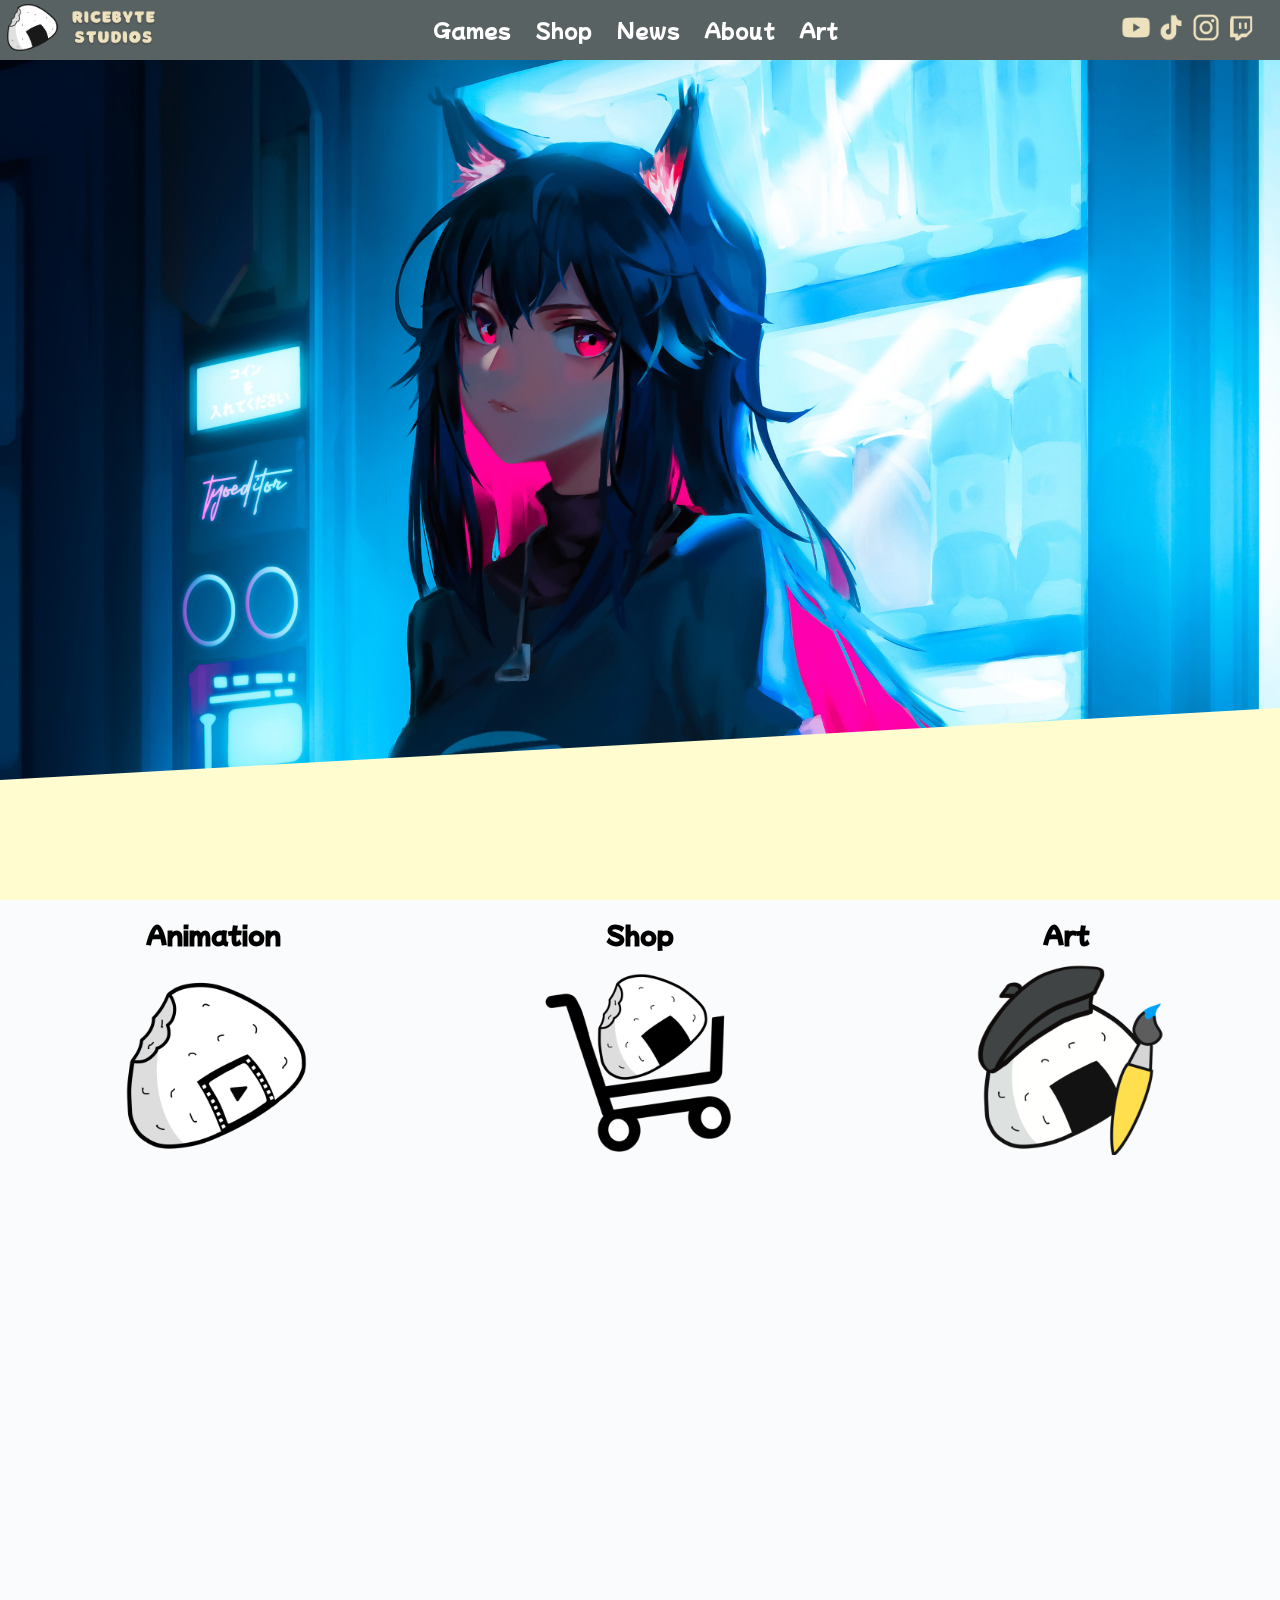
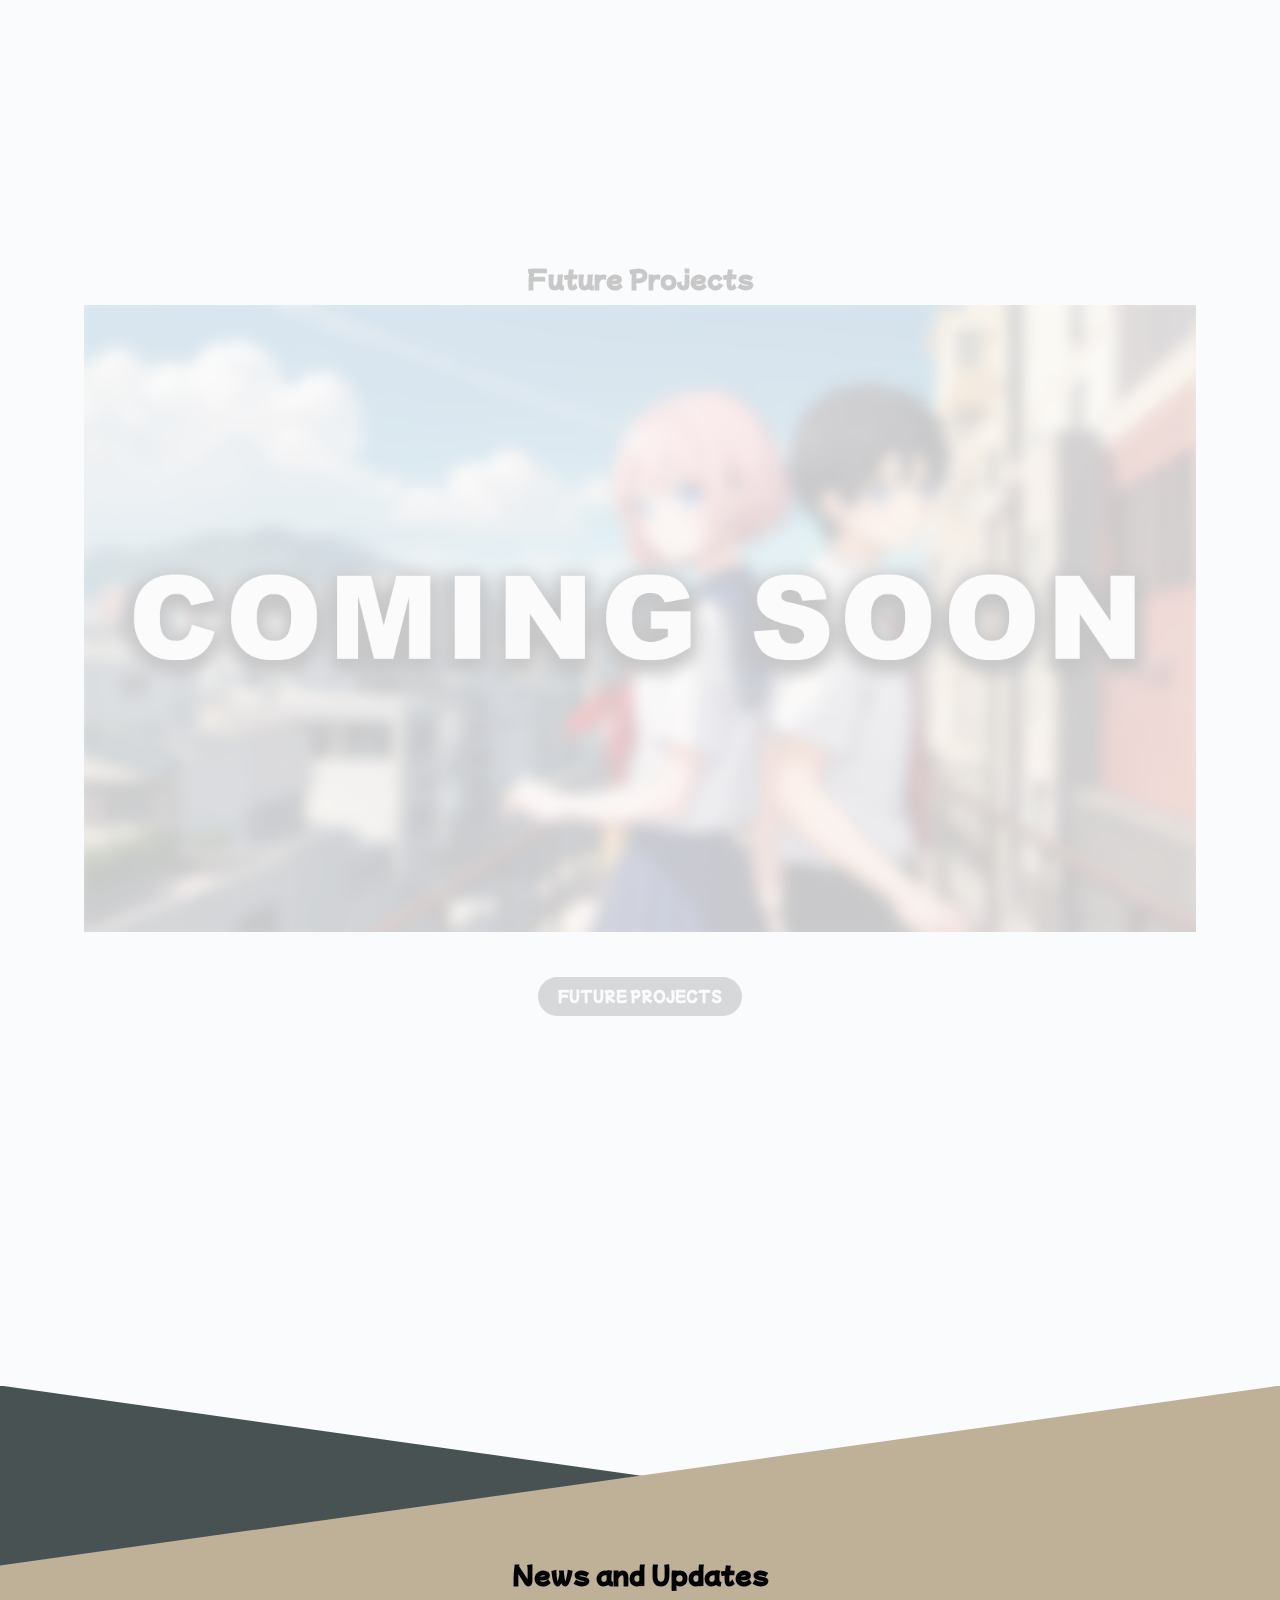
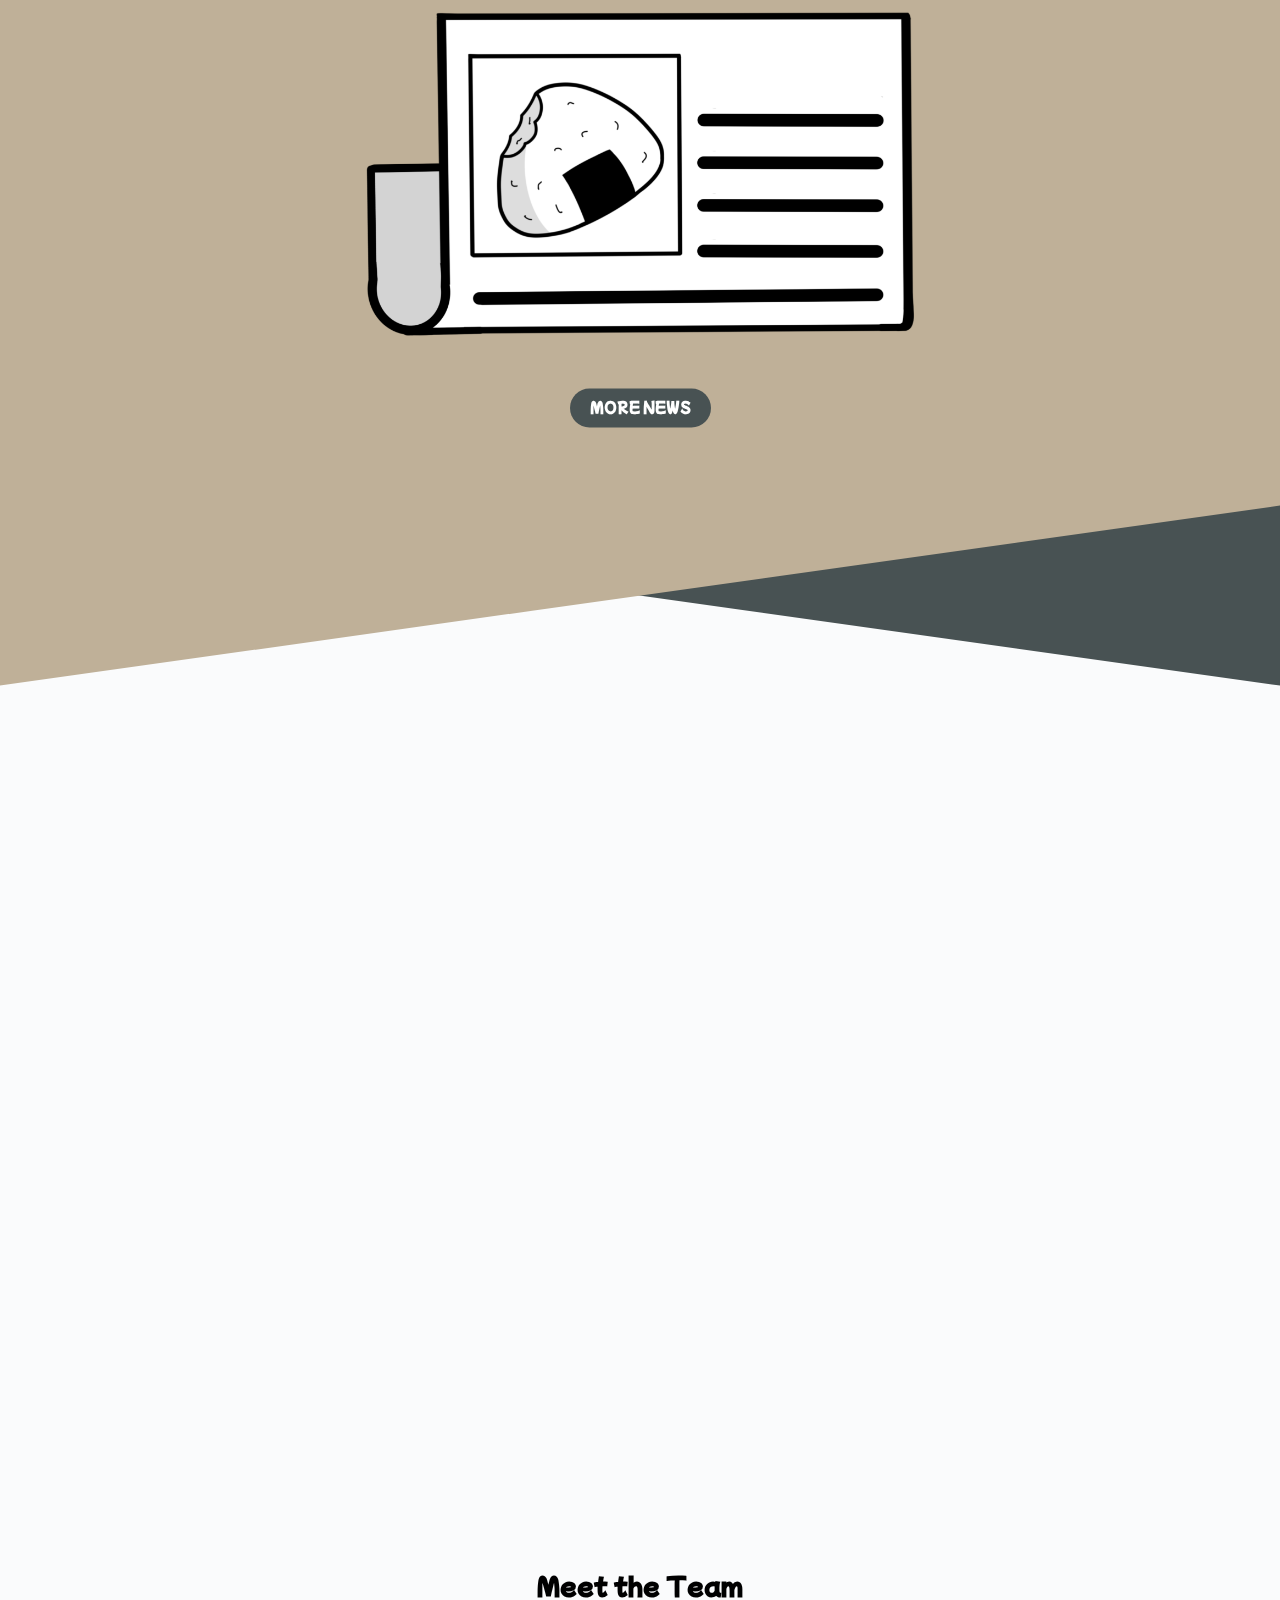
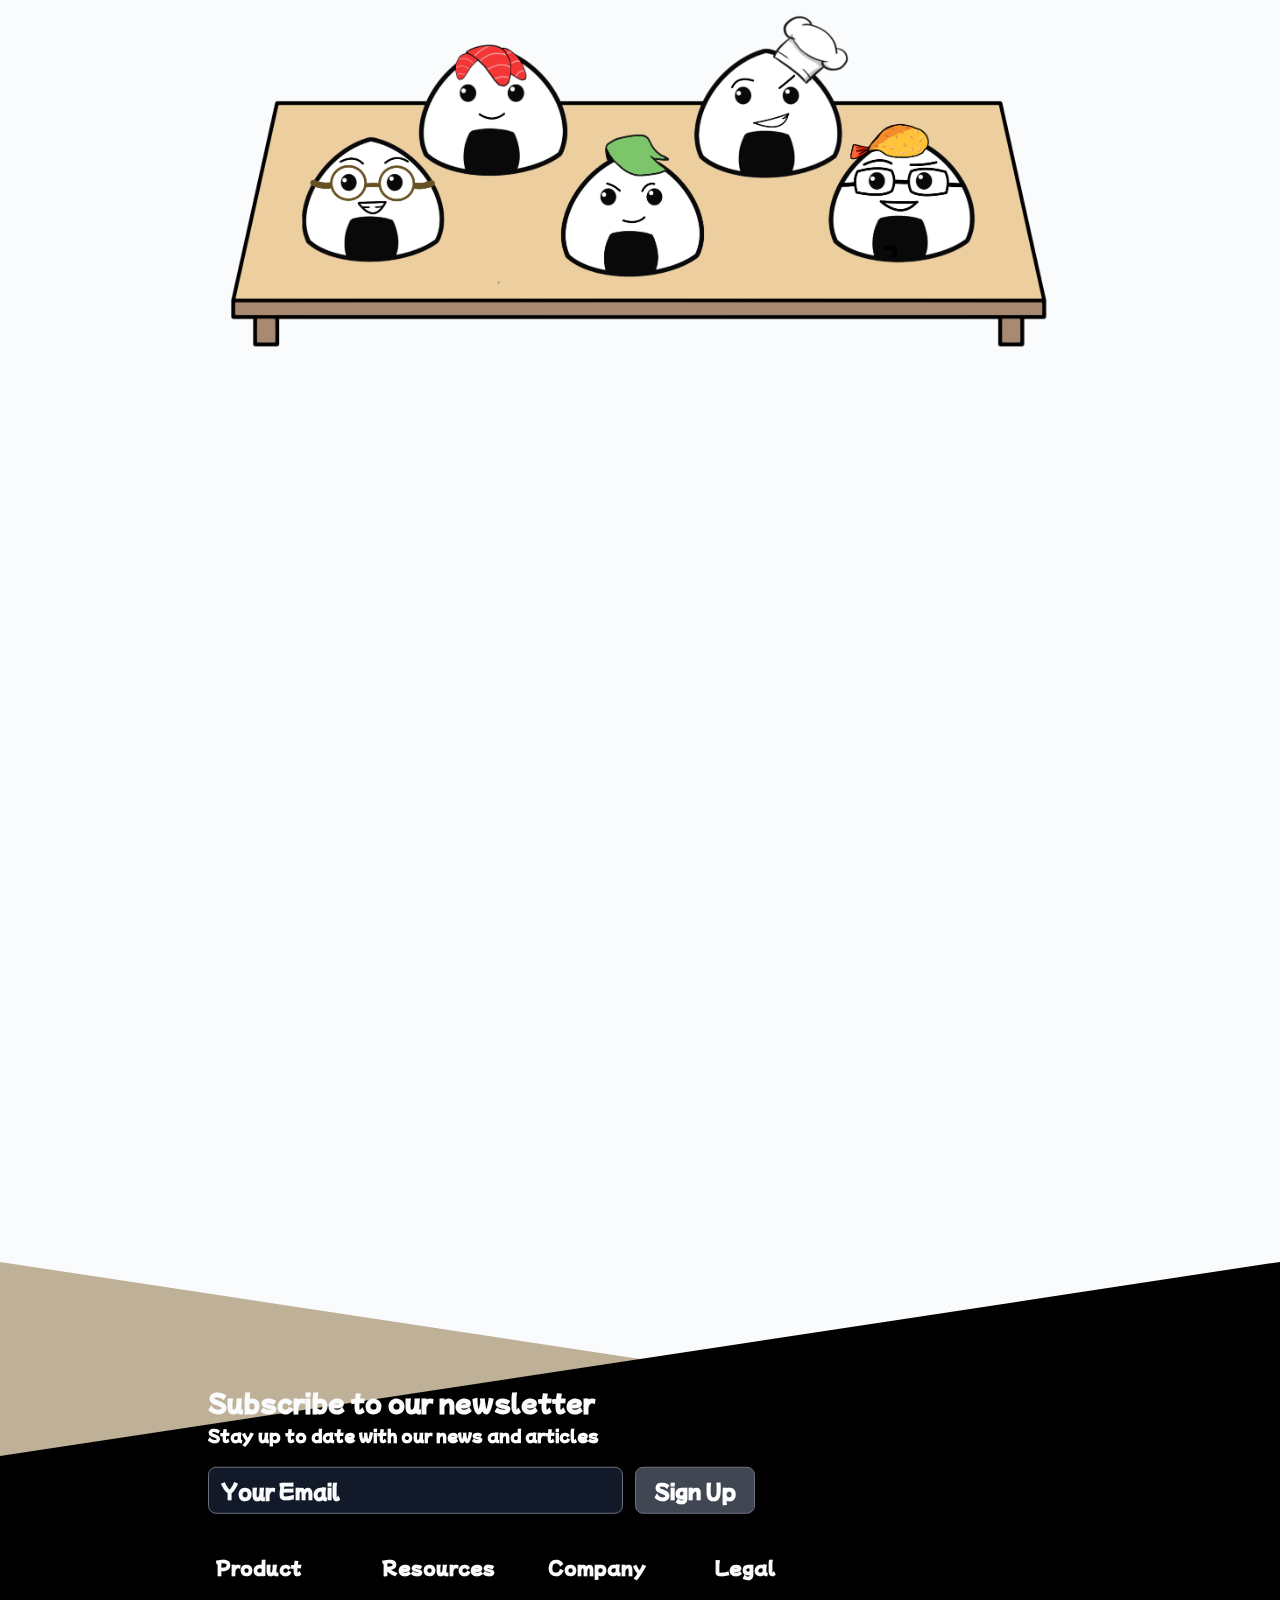
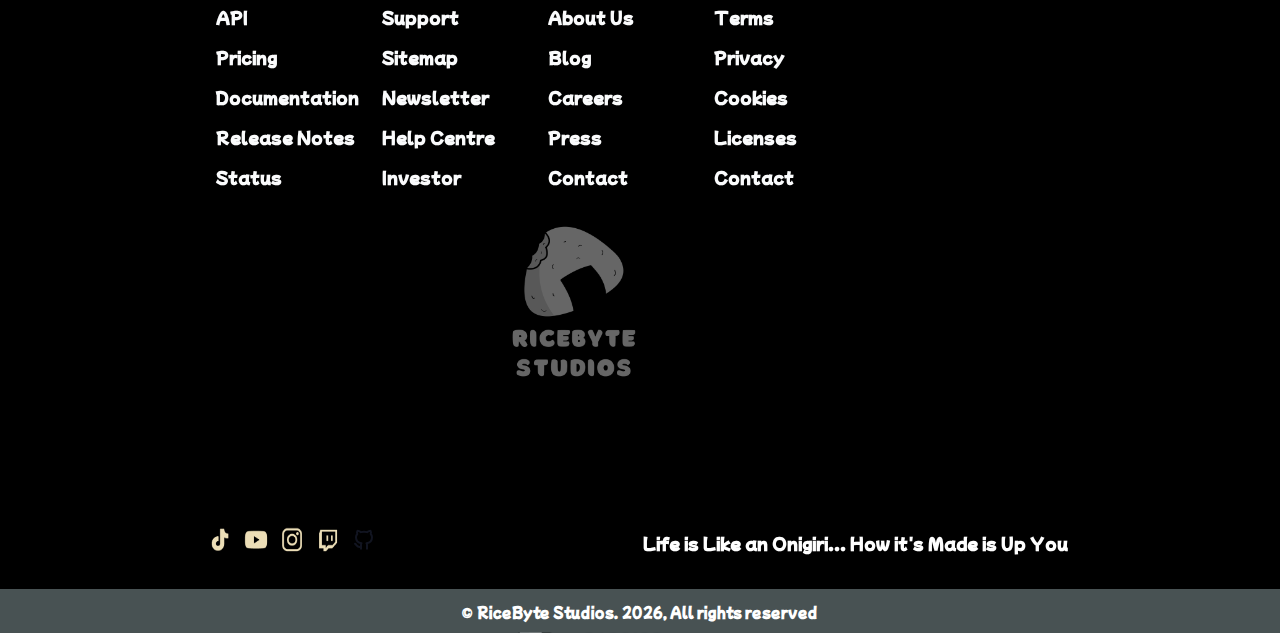
<file: index.html>
<!DOCTYPE html>
<html lang="en">
<head>
    <meta charset="UTF-8">
    <meta name="viewport" content="width=device-width, initial-scale=1.0">
    <title>RiceByte Studios</title>
    <link rel="stylesheet" href="style.css">
    <link rel="preconnect" href="https://fonts.googleapis.com">
    <link rel="preconnect" href="https://fonts.gstatic.com" crossorigin>
    <link href="https://fonts.googleapis.com/css2?family=Poppins&display=swap" rel="stylesheet">
    <link href="https://fonts.cdnfonts.com/css/borsok" rel="stylesheet">
    <link rel="stylesheet" href="https://fonts.googleapis.com/css?family=Lato">
    <link href='https://fonts.googleapis.com/css?family=Mochiy Pop P One' rel='stylesheet'>
    <link href='https://fonts.googleapis.com/css?family=League Spartan' rel='stylesheet'>
    <link rel="icon" type="image/png" href="images/favicon.png">
</head>
<body>
    <div class="background-under"></div>
    <div class="background">
        <div class="menu__wrapper">
            <div class="menu__bar">
                <div class="logo-wrapper">
                    <a href="index.html"><img src="images/Logo.png" alt="Image 1"></a>
                </div>
                <img
                    class="menu-icon"
                    src="burger-menu.svg"
                    title="Burger Menu"
                    alt="Burger Menu"
                    onclick="toggleMenu(this)"
                    >


                <ul class="navigation">
                    <li>
                        <a href="https://www.youtube.com/watch?v=-50NdPawLVY" title="Games">Games</a>
                    </li>
                    <li>
                        <a href="https://www.redbubble.com/people/RiceByte/explore?page=1&sortOrder=recent" title="Shop">Shop</a>
                    </li>
                    <li>
                        <a href="news.html" title="News">News</a>
                    </li>
                    <li>
                        <a href="about.html" title="About">About</a>
                    </li>
                    <li>
                        <a href="https://www.redbubble.com/people/RiceByte/explore?page=1&sortOrder=recent" title="Art">Art</a>
                    </li>

                    

                </ul>
                <div class="social-wrapper">
                    <a href="https://youtube.com/@ricebytestudios?si=kQSjF2X-MU2OAHQI"><img src="images/YOUTLOGO.png" alt="Image 1"></a>   
                    <a href="https://www.tiktok.com/@ricebyte"><img src="images/TIKTOKLOGO.png" alt="Image 1"></a>
                    <a href="https://instagram.com/ricebytestudios?igshid=MzRlODBiNWFlZA=="><img src="images/INSTALOGO.png" alt="Image 1"></a>
                    <a href="https://www.twitch.tv/NEVI_LIVE"><img src="images/TWITCHLOGOO.png" alt="Image 1"></a>
                </div>
            </div>
        </div>
    </div>

    <div class="edge--bottom">
        <img src="images/BANNER2.jpg" alt="Back Test" />
    </div>


<!--

<div class="gallery">
    <article class="card">
        <figure>
            <h3>Animation</h3>
            <a href="https://youtube.com/@ricebytestudios?si=kQSjF2X-MU2OAHQI"><img src="images/animation.PNG" alt="Animation"></a>
            <figcaption></figcaption>
        </figure>
    </article>
    <article class="card">
        <figure>
            <h3>Shop</h3>
            <a href="https://www.redbubble.com/people/RiceByte/explore?page=1&sortOrder=recent"><img src="images/shop.PNG" alt="Shop"></a>
            <figcaption></figcaption>
        </figure>
    </article>
    <article class="card">
        <figure>
            <h3>Art</h3>
            <a href="https://www.redbubble.com/people/RiceByte/explore?page=1&sortOrder=recent"><img src="images/art.PNG" alt="Art"></a>
            <figcaption></figcaption>
        </figure>
    </article>
    <Additional card articles can be added here 
</div>






  <div class="coming-image-container">
    <div class="coming-container">
      <h2 class="custom-font image-soon-title">FUTURE PROJECTS</h2> 
      <img src="images/comingsoon.png" alt="Centered Image">
    <button class="Button-soon rounded-corners">Future Projects</button>
    </div>
  </div>

  <div class="layered-background">
    <div class="reversed-diagonal-rectangle brown"></div>
    <div class="diagonal-rectangle gray"></div>
    <div class="image-container">
      <h3>LATEST NEWS</h3>
      <img src="images/news.PNG" alt="Centered Image">
      <a href="news.html"><button class="Button rounded-corners">MORE NEWS</button></a>
    </div>
  </div>
-->

<div class="gallery">
        <div class="card">
            <div class="card-title">Animation</div>
            <a href="https://youtube.com/@ricebytestudios?si=kQSjF2X-MU2OAHQI"><img src="images/animation.PNG" alt="Profile Picture" class="card-picture"></a>
            
        </div>

        <div class="card">
            <div class="card-title">Shop</div>
            <a href="https://www.redbubble.com/people/RiceByte/explore?page=1&sortOrder=recent"><img src="images/shop.PNG" alt="Profile Picture" class="card-picture"></a>
            
        </div>

        <div class="card">
            <div class="card-title">Art</div>
           <a href="https://www.redbubble.com/people/RiceByte/explore?page=1&sortOrder=recent"> <img src="images/art.PNG" alt="Profile Picture" class="card-picture"></a>
            
        </div>
</div>





        <div class="coming-content">
            <div class="coming-title">Future Projects</div>
            <img src="images/comingsoon.png" alt="Profile Picture" class="coming-image">
            
          <div>  <button class="Button-soon rounded-corners">FUTURE PROJECTS</button></div>

        </div>



<!--

 <div class="coming-image-container">
    <div class="coming-container">
      <h2 class="custom-font image-soon-title">FUTURE PROJECTS</h2> 
      <img src="images/comingsoon.png" alt="Centered Image">
    <button class="Button-soon rounded-corners">Future Projects</button>
    </div>
  </div>
-->

<!--

  <div class="layered-background">
    <div class="reversed-diagonal-rectangle brown"></div>
    <div class="diagonal-rectangle gray"></div>
    <div class="image-container">
      <h3>LATEST NEWS</h3>
      <img src="images/news.PNG" alt="Centered Image">
      <a href="news.html"><button class="Button rounded-corners">MORE NEWS</button></a>
    </div>
  </div>
-->


<div class="layered-background">
    <div class="reversed-diagonal-rectangle brown"></div>
    <div class="diagonal-rectangle gray"></div>
<div class="image-container">
        <div class="news-title">News and Updates</div>
        <img src="images/news.PNG" alt="Profile Picture" class="news-image">
      <div>  <a href="news.html"><button class="Button rounded-corners">MORE NEWS</button></a></div>
    </div>
</div>

    

<!--

 <div class="team-container">
        <article class="team">
            <figure>
                <figcaption>
                    <h3>Meet The Team</h3>
                </figcaption>
                <a href="https://youtube.com/@ricebytestudios?si=kQSjF2X-MU2OAHQI"><img src="images/team.png" alt="Meet the Team"></a>
            </figure>
        </article>
    </div>

    <script src="script.js"></script>



-->

    
        <div class="team">
            <div class="team-title">Meet the Team</div>
            <a href="about.html"><img src="images/team.png" alt="Profile Picture" class="team-image"></a>
        </div>

<script src="script.js"></script>


    <footer class= "layered-background2">

    <div class="reversed-diagonal-rectangle2 brown2"></div>
    <div class="diagonal-rectangle2 gray2"></div>
            <div class="footer-wrapper">
                <section class="footer-top">
                    <div class="footer-headline">
                        <h2>Subscribe to our newsletter</h2>
                        <p>
                            Stay up to date with our news and articles
                        </p>
                    </div>
                    <div class="footer-subscribe">
                        <input type="email" spellcheck="false" placeholder="Your Email">
                        <button>
                            Sign Up
                        </button>
                    </div> 
                </section>
                <div class="footer-columns">
                    <section>
                        <h3>Product</h3>
                        <ul>
                            <li>
                                <a href="#" title="API">API</a>
                            </li>
                            <li>
                                <a href="#" title="Pricing">Pricing</a>
                            </li>
                            <li>
                                <a href="#" title="Documentation">Documentation</a>
                            </li>
                            <li>
                                <a href="#" title="Release Notes">Release Notes</a>
                            </li>
                            <li>
                                <a href="#" title="Status">Status</a>
                            </li>
                        </ul>
                    </section>
                    <section>
                        <h3>Resources</h3>
                        <ul>
                            <li>
                                <a href="#" title="Support">Support</a>
                            </li>
                            <li>
                                <a href="#" title="Sitemap">Sitemap</a>
                            </li>
                            <li>
                                <a href="#" title="Newsletter">Newsletter</a>
                            </li>
                            <li>
                                <a href="#" title="Help Centre">Help Centre</a>
                            </li>
                            <li>
                                <a href="#" title="Investor">Investor</a>
                            </li>
                        </ul>
                    </section>
                    <section>
                        <h3>Company</h3>
                        <ul>
                            <li>
                                <a href="#" title="About Us">About Us</a>
                            </li>
                            <li>
                                <a href="#" title="Blog">Blog</a>
                            </li>
                            <li>
                                <a href="#" title="Careers">Careers</a>
                            </li>
                            <li>
                                <a href="#" title="Press">Press</a>
                            </li>
                            <li>
                                <a href="#" title="Contact">Contact</a>
                            </li>
                        </ul>
                    </section>
                    <section>
                        <h3>Legal</h3>
                        <ul>
                            <li>
                                <a href="#" title="Terms and services">
                                    Terms
                                </a>
                            </li>
                            <li>
                                <a href="#" title="Privacy Policy">
                                    Privacy
                                </a>
                            </li>
                            <li>
                                <a href="#" title="Cookies">
                                    Cookies
                                </a>
                            </li>
                            <li>
                                <a href="#" title="Licenses">
                                    Licenses
                                </a>
                            </li>
                            <li>
                                <a href="#" title="Cookies">
                                    Contact
                                </a>
                            </li>
                        </ul>
                    </section>
                      <section class="footer-logo">

                                <img src="images/bottomLogo.png" alt="Image 1">
                       <h2>
                    <!--        <svg width="1103" height="996" viewBox="0 0 1103 996" fill="none" xmlns="http://www.w3.org/2000/svg">
                                <path fill-rule="evenodd" clip-rule="evenodd" d="M410.988 255.56L0 995.337H189.802L505.141 427.427L410.988 255.56ZM1102.94 995.337L647.119 170.373L551.471 0L457.317 170.373L551.471 340.746L711.79 629.718H498.683L405.461 786.972H799.034L914.634 995.337H1102.94Z" fill="#FAFBFC"/>
                                <path fill-rule="evenodd" clip-rule="evenodd" d="M410.988 255.56L0 995.337H189.802L505.141 427.427L410.988 255.56ZM1102.94 995.337L647.119 170.373L551.471 0L457.317 170.373L551.471 340.746L711.79 629.718H498.683L405.461 786.972H799.034L914.634 995.337H1102.94Z" fill="#FAFBFC"/>
                            </svg>
                        </h2>
                -->


                  </section>  
                </div>
                <div class="footer-bottom">
                    <div class='social-links'>
                        <ul>
                            <li>
                                <a href="https://www.tiktok.com/@ricebyte" title="TIKTOKLOGO">
                                    <img src="images/TIKTOKLOGO.png" alt='Instagram'>                       
                                </a>
                            </li>
                            <li>
                                <a href="https://youtube.com/@ricebytestudios?si=kQSjF2X-MU2OAHQI" title="Youtube">
                                    <img src="images/YOUTLOGO.png" alt='Youtube'>
                                </a>
                            </li>
                            <li>
                                <a href="https://instagram.com/ricebytestudios?igshid=MzRlODBiNWFlZA==" title="Instgram">
                                    <img src="images/INSTALOGO.png" alt='Instagram'>
                                </a>
                            </li>
                            <li>
                                <a href="https://www.twitch.tv/NEVI_LIVE" title="Twitch">
                                    <img src="images/TWITCHLOGOO.png" alt='Twitch'>
                                </a>
                            </li>
                            <li>
                                <a href="#" title="GitHub">
                                    <img src="assets/github.svg" alt='GitHub'>
                                </a>
                            </li>
                        </ul>
                    </div>

                    <small>Life is Like an Onigiri... How it's Made is Up You</small>
                </div>
            </div>
        <div class="bottom-bar">
 <small>© RiceByte Studios. <span id="year"></span>, All rights reserved</small>
                </div>
        </footer>
            
        <script>
            document.getElementById("year").innerHTML = new Date().getFullYear();
        </script>



</div>

</body>
</html>
</file>
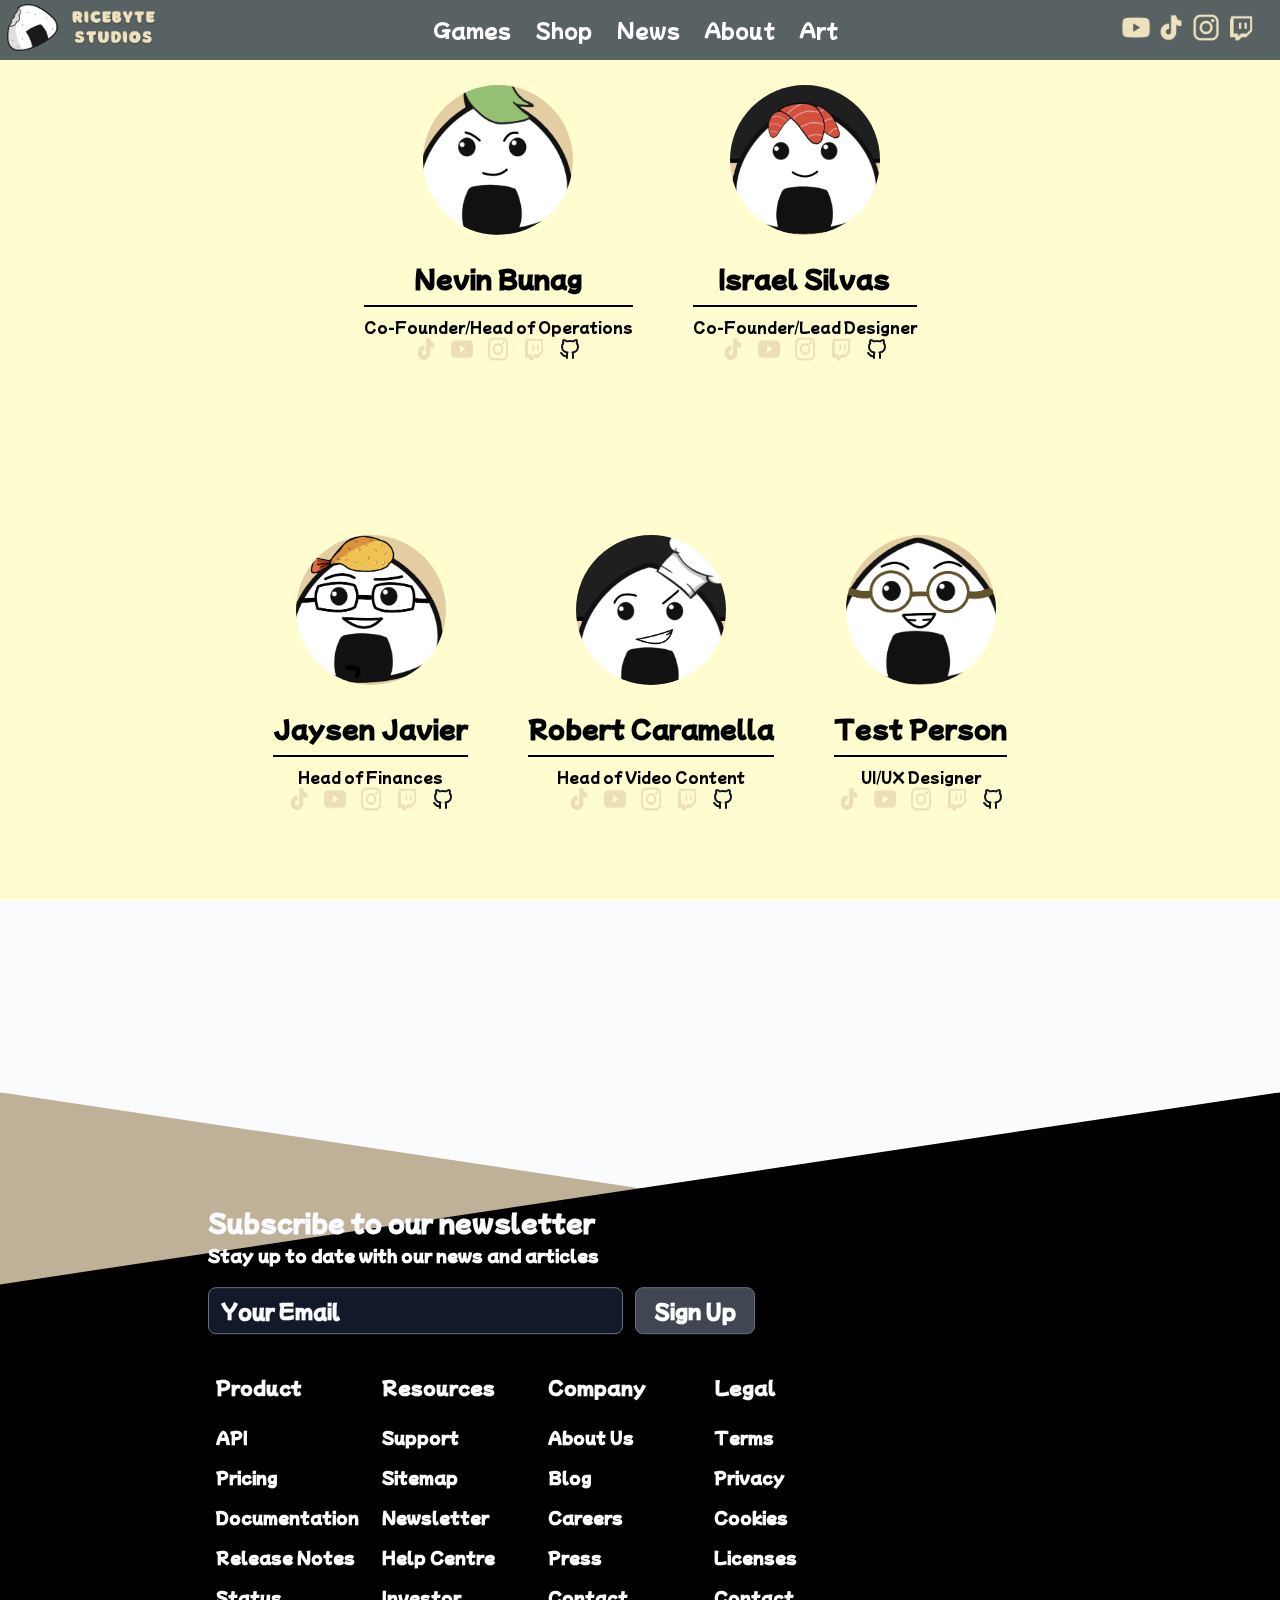
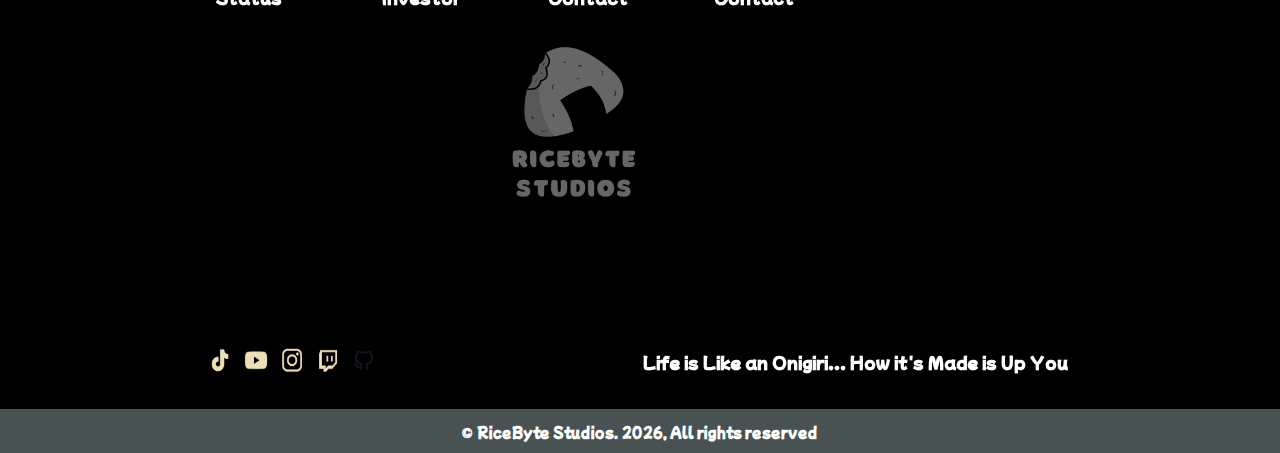
<file: about.html>
<!DOCTYPE html>
<html lang="en">
<head>
    <meta charset="UTF-8">
    <meta name="viewport" content="width=device-width, initial-scale=1.0">
    <title>RiceByte Studios</title>
    <link rel="stylesheet" href="about.css">
    <link rel="preconnect" href="https://fonts.googleapis.com">
    <link rel="preconnect" href="https://fonts.gstatic.com" crossorigin>
    <link href="https://fonts.googleapis.com/css2?family=Poppins&display=swap" rel="stylesheet">
    <link href="https://fonts.cdnfonts.com/css/borsok" rel="stylesheet">
    <link rel="stylesheet" href="https://fonts.googleapis.com/css?family=Lato">
    <link href='https://fonts.googleapis.com/css?family=Mochiy Pop P One' rel='stylesheet'>
    <link href='https://fonts.googleapis.com/css?family=League Spartan' rel='stylesheet'>
    <link rel="icon" type="image/png" href="images/favicon.png">
</head>
<body>
    <div class="background-but"></div>
    <div class="background">
        <div class="menu__wrapper">
            <div class="menu__bar">
                <div class="logo-wrapper">
                    <a href="index.html"><img src="images/Logo.png" alt="Image 1"></a>
                </div>
                <img
                    class="menu-icon"
                    src="burger-menu.svg"
                    title="Burger Menu"
                    alt="Burger Menu"
                    onclick="toggleMenu(this)"
                    >


                <ul class="navigation">
                    <li>
                        <a href="https://www.youtube.com/watch?v=-50NdPawLVY" title="Games">Games</a>
                    </li>
                    <li>
                        <a href="https://www.redbubble.com/people/RiceByte/explore?page=1&sortOrder=recent" title="Shop">Shop</a>
                    </li>
                    <li>
                        <a href="news.html" title="News">News</a>
                    </li>
                    <li>
                        <a href="news.html" title="About">About</a>
                    </li>
                    <li>
                        <a href="https://www.redbubble.com/people/RiceByte/explore?page=1&sortOrder=recent" title="Art">Art</a>
                    </li>

                    

                </ul>
                <div class="social-wrapper">
                    <a href="https://youtube.com/@ricebytestudios?si=kQSjF2X-MU2OAHQI"><img src="images/YOUTLOGO.png" alt="Image 1"></a>   
                    <a href="https://www.tiktok.com/@ricebyte"><img src="images/TIKTOKLOGO.png" alt="Image 1"></a>
                    <a href="https://instagram.com/ricebytestudios?igshid=MzRlODBiNWFlZA=="><img src="images/INSTALOGO.png" alt="Image 1"></a>
                    <a href="https://www.twitch.tv/NEVI_LIVE"><img src="images/TWITCHLOGOO.png" alt="Image 1"></a>
                </div>
            </div>
        </div>
    </div>




    <div class="profile-container">
        <div class="profile-card">
            <img src="images/ceo1.PNG" alt="Profile Picture" class="profile-picture">
            <div class="profile-name">Nevin Bunag</div>
            <div class="profile-line"></div>
            <div class="profile-title">Co-Founder/Head of Operations</div>
            <div class='profile-socials'>
                        <ul>
                            <li>
                                <a href="https://www.tiktok.com/@ricebyte" title="TIKTOKLOGO">
                                    <img src="images/TIKTOKLOGO.png" alt='Instagram'>                       
                                </a>
                            </li>
                            <li>
                                <a href="https://youtube.com/@ricebytestudios?si=kQSjF2X-MU2OAHQI" title="Youtube">
                                    <img src="images/YOUTLOGO.png" alt='Youtube'>
                                </a>
                            </li>
                            <li>
                                <a href="https://instagram.com/ricebytestudios?igshid=MzRlODBiNWFlZA==" title="Instgram">
                                    <img src="images/INSTALOGO.png" alt='Instagram'>
                                </a>
                            </li>
                            <li>
                                <a href="https://www.twitch.tv/NEVI_LIVE" title="Twitch">
                                    <img src="images/TWITCHLOGOO.png" alt='Twitch'>
                                </a>
                            </li>
                            <li>
                                <a href="#" title="GitHub">
                                    <img src="assets/github.svg" alt='GitHub'>
                                </a>
                            </li>
                        </ul>
                    </div>
        </div>

        <div class="profile-card">
            <img src="images/ceo2.PNG" alt="Profile Picture" class="profile-picture">
            <div class="profile-name">Israel Silvas</div>
            <div class="profile-line"></div>
            <div class="profile-title">Co-Founder/Lead Designer</div>
            <div class='profile-socials'>
                        <ul>
                            <li>
                                <a href="https://www.tiktok.com/@ricebyte" title="TIKTOKLOGO">
                                    <img src="images/TIKTOKLOGO.png" alt='Instagram'>                       
                                </a>
                            </li>
                            <li>
                                <a href="https://youtube.com/@ricebytestudios?si=kQSjF2X-MU2OAHQI" title="Youtube">
                                    <img src="images/YOUTLOGO.png" alt='Youtube'>
                                </a>
                            </li>
                            <li>
                                <a href="https://instagram.com/ricebytestudios?igshid=MzRlODBiNWFlZA==" title="Instgram">
                                    <img src="images/INSTALOGO.png" alt='Instagram'>
                                </a>
                            </li>
                            <li>
                                <a href="https://www.twitch.tv/NEVI_LIVE" title="Twitch">
                                    <img src="images/TWITCHLOGOO.png" alt='Twitch'>
                                </a>
                            </li>
                            <li>
                                <a href="#" title="GitHub">
                                    <img src="assets/github.svg" alt='GitHub'>
                                </a>
                            </li>
                        </ul>
                    </div>
        </div>
    </div>

  <div class="profile-container">
        <div class="profile-card">
            <img src="images/jay.PNG" alt="Profile Picture" class="profile-picture">
            <div class="profile-name">Jaysen Javier</div>
            <div class="profile-line"></div>
            <div class="profile-title">Head of Finances</div>
            <div class='profile-socials'>
                        <ul>
                            <li>
                                <a href="https://www.tiktok.com/@ricebyte" title="TIKTOKLOGO">
                                    <img src="images/TIKTOKLOGO.png" alt='Instagram'>                       
                                </a>
                            </li>
                            <li>
                                <a href="https://youtube.com/@ricebytestudios?si=kQSjF2X-MU2OAHQI" title="Youtube">
                                    <img src="images/YOUTLOGO.png" alt='Youtube'>
                                </a>
                            </li>
                            <li>
                                <a href="https://instagram.com/ricebytestudios?igshid=MzRlODBiNWFlZA==" title="Instgram">
                                    <img src="images/INSTALOGO.png" alt='Instagram'>
                                </a>
                            </li>
                            <li>
                                <a href="https://www.twitch.tv/NEVI_LIVE" title="Twitch">
                                    <img src="images/TWITCHLOGOO.png" alt='Twitch'>
                                </a>
                            </li>
                            <li>
                                <a href="#" title="GitHub">
                                    <img src="assets/github.svg" alt='GitHub'>
                                </a>
                            </li>
                        </ul>
                    </div>
        </div>

        <div class="profile-card">
            <img src="images/Rob.PNG" alt="Profile Picture" class="profile-picture">
            <div class="profile-name">Robert Caramella</div>
            <div class="profile-line"></div>
            <div class="profile-title">Head of Video Content</div>
            <div class='profile-socials'>
                        <ul>
                            <li>
                                <a href="https://www.tiktok.com/@ricebyte" title="TIKTOKLOGO">
                                    <img src="images/TIKTOKLOGO.png" alt='Instagram'>                       
                                </a>
                            </li>
                            <li>
                                <a href="https://youtube.com/@ricebytestudios?si=kQSjF2X-MU2OAHQI" title="Youtube">
                                    <img src="images/YOUTLOGO.png" alt='Youtube'>
                                </a>
                            </li>
                            <li>
                                <a href="https://instagram.com/ricebytestudios?igshid=MzRlODBiNWFlZA==" title="Instgram">
                                    <img src="images/INSTALOGO.png" alt='Instagram'>
                                </a>
                            </li>
                            <li>
                                <a href="https://www.twitch.tv/NEVI_LIVE" title="Twitch">
                                    <img src="images/TWITCHLOGOO.png" alt='Twitch'>
                                </a>
                            </li>
                            <li>
                                <a href="#" title="GitHub">
                                    <img src="assets/github.svg" alt='GitHub'>
                                </a>
                            </li>
                        </ul>
                    </div>
        </div>

        <div class="profile-card">
            <img src="images/test.PNG" alt="Profile Picture" class="profile-picture">
            <div class="profile-name">Test Person</div>
            <div class="profile-line"></div>
            <div class="profile-title">UI/UX Designer</div>
            <div class='profile-socials'>
                        <ul>
                            <li>
                                <a href="https://www.tiktok.com/@ricebyte" title="TIKTOKLOGO">
                                    <img src="images/TIKTOKLOGO.png" alt='Instagram'>                       
                                </a>
                            </li>
                            <li>
                                <a href="https://youtube.com/@ricebytestudios?si=kQSjF2X-MU2OAHQI" title="Youtube">
                                    <img src="images/YOUTLOGO.png" alt='Youtube'>
                                </a>
                            </li>
                            <li>
                                <a href="https://instagram.com/ricebytestudios?igshid=MzRlODBiNWFlZA==" title="Instgram">
                                    <img src="images/INSTALOGO.png" alt='Instagram'>
                                </a>
                            </li>
                            <li>
                                <a href="https://www.twitch.tv/NEVI_LIVE" title="Twitch">
                                    <img src="images/TWITCHLOGOO.png" alt='Twitch'>
                                </a>
                            </li>
                            <li>
                                <a href="#" title="GitHub">
                                    <img src="assets/github.svg" alt='GitHub'>
                                </a>
                            </li>
                        </ul>
                    </div>
        </div>
    </div>






    <script src="script.js"></script>







    <footer class= "layered-background2">

    <div class="reversed-diagonal-rectangle2 brown2"></div>
    <div class="diagonal-rectangle2 gray2"></div>
            <div class="footer-wrapper">
                <section class="footer-top">
                    <div class="footer-headline">
                        <h2>Subscribe to our newsletter</h2>
                        <p>
                            Stay up to date with our news and articles
                        </p>
                    </div>
                    <div class="footer-subscribe">
                        <input type="email" spellcheck="false" placeholder="Your Email">
                        <button>
                            Sign Up
                        </button>
                    </div> 
                </section>
                <div class="footer-columns">
                    <section>
                        <h3>Product</h3>
                        <ul>
                            <li>
                                <a href="#" title="API">API</a>
                            </li>
                            <li>
                                <a href="#" title="Pricing">Pricing</a>
                            </li>
                            <li>
                                <a href="#" title="Documentation">Documentation</a>
                            </li>
                            <li>
                                <a href="#" title="Release Notes">Release Notes</a>
                            </li>
                            <li>
                                <a href="#" title="Status">Status</a>
                            </li>
                        </ul>
                    </section>
                    <section>
                        <h3>Resources</h3>
                        <ul>
                            <li>
                                <a href="#" title="Support">Support</a>
                            </li>
                            <li>
                                <a href="#" title="Sitemap">Sitemap</a>
                            </li>
                            <li>
                                <a href="#" title="Newsletter">Newsletter</a>
                            </li>
                            <li>
                                <a href="#" title="Help Centre">Help Centre</a>
                            </li>
                            <li>
                                <a href="#" title="Investor">Investor</a>
                            </li>
                        </ul>
                    </section>
                    <section>
                        <h3>Company</h3>
                        <ul>
                            <li>
                                <a href="#" title="About Us">About Us</a>
                            </li>
                            <li>
                                <a href="#" title="Blog">Blog</a>
                            </li>
                            <li>
                                <a href="#" title="Careers">Careers</a>
                            </li>
                            <li>
                                <a href="#" title="Press">Press</a>
                            </li>
                            <li>
                                <a href="#" title="Contact">Contact</a>
                            </li>
                        </ul>
                    </section>
                    <section>
                        <h3>Legal</h3>
                        <ul>
                            <li>
                                <a href="#" title="Terms and services">
                                    Terms
                                </a>
                            </li>
                            <li>
                                <a href="#" title="Privacy Policy">
                                    Privacy
                                </a>
                            </li>
                            <li>
                                <a href="#" title="Cookies">
                                    Cookies
                                </a>
                            </li>
                            <li>
                                <a href="#" title="Licenses">
                                    Licenses
                                </a>
                            </li>
                            <li>
                                <a href="#" title="Cookies">
                                    Contact
                                </a>
                            </li>
                        </ul>
                    </section>
                      <section class="footer-logo">

                                <img src="images/bottomLogo.png" alt="Image 1">
                       <h2>
                    <!--        <svg width="1103" height="996" viewBox="0 0 1103 996" fill="none" xmlns="http://www.w3.org/2000/svg">
                                <path fill-rule="evenodd" clip-rule="evenodd" d="M410.988 255.56L0 995.337H189.802L505.141 427.427L410.988 255.56ZM1102.94 995.337L647.119 170.373L551.471 0L457.317 170.373L551.471 340.746L711.79 629.718H498.683L405.461 786.972H799.034L914.634 995.337H1102.94Z" fill="#FAFBFC"/>
                                <path fill-rule="evenodd" clip-rule="evenodd" d="M410.988 255.56L0 995.337H189.802L505.141 427.427L410.988 255.56ZM1102.94 995.337L647.119 170.373L551.471 0L457.317 170.373L551.471 340.746L711.79 629.718H498.683L405.461 786.972H799.034L914.634 995.337H1102.94Z" fill="#FAFBFC"/>
                            </svg>
                        </h2>
                -->


                  </section>  
                </div>
                <div class="footer-bottom">
                    <div class='social-links'>
                        <ul>
                            <li>
                                <a href="https://www.tiktok.com/@ricebyte" title="TIKTOKLOGO">
                                    <img src="images/TIKTOKLOGO.png" alt='Instagram'>                       
                                </a>
                            </li>
                            <li>
                                <a href="https://youtube.com/@ricebytestudios?si=kQSjF2X-MU2OAHQI" title="Youtube">
                                    <img src="images/YOUTLOGO.png" alt='Youtube'>
                                </a>
                            </li>
                            <li>
                                <a href="https://instagram.com/ricebytestudios?igshid=MzRlODBiNWFlZA==" title="Instgram">
                                    <img src="images/INSTALOGO.png" alt='Instagram'>
                                </a>
                            </li>
                            <li>
                                <a href="https://www.twitch.tv/NEVI_LIVE" title="Twitch">
                                    <img src="images/TWITCHLOGOO.png" alt='Twitch'>
                                </a>
                            </li>
                            <li>
                                <a href="#" title="GitHub">
                                    <img src="assets/github.svg" alt='GitHub'>
                                </a>
                            </li>
                        </ul>
                    </div>

                    <small>Life is Like an Onigiri... How it's Made is Up You</small>
                </div>
            </div>
        <div class="bottom-bar">
 <small>© RiceByte Studios. <span id="year"></span>, All rights reserved</small>
                </div>
        </footer>
            
        <script>
            document.getElementById("year").innerHTML = new Date().getFullYear();
        </script>


</div>

</body>
</html>
</file>
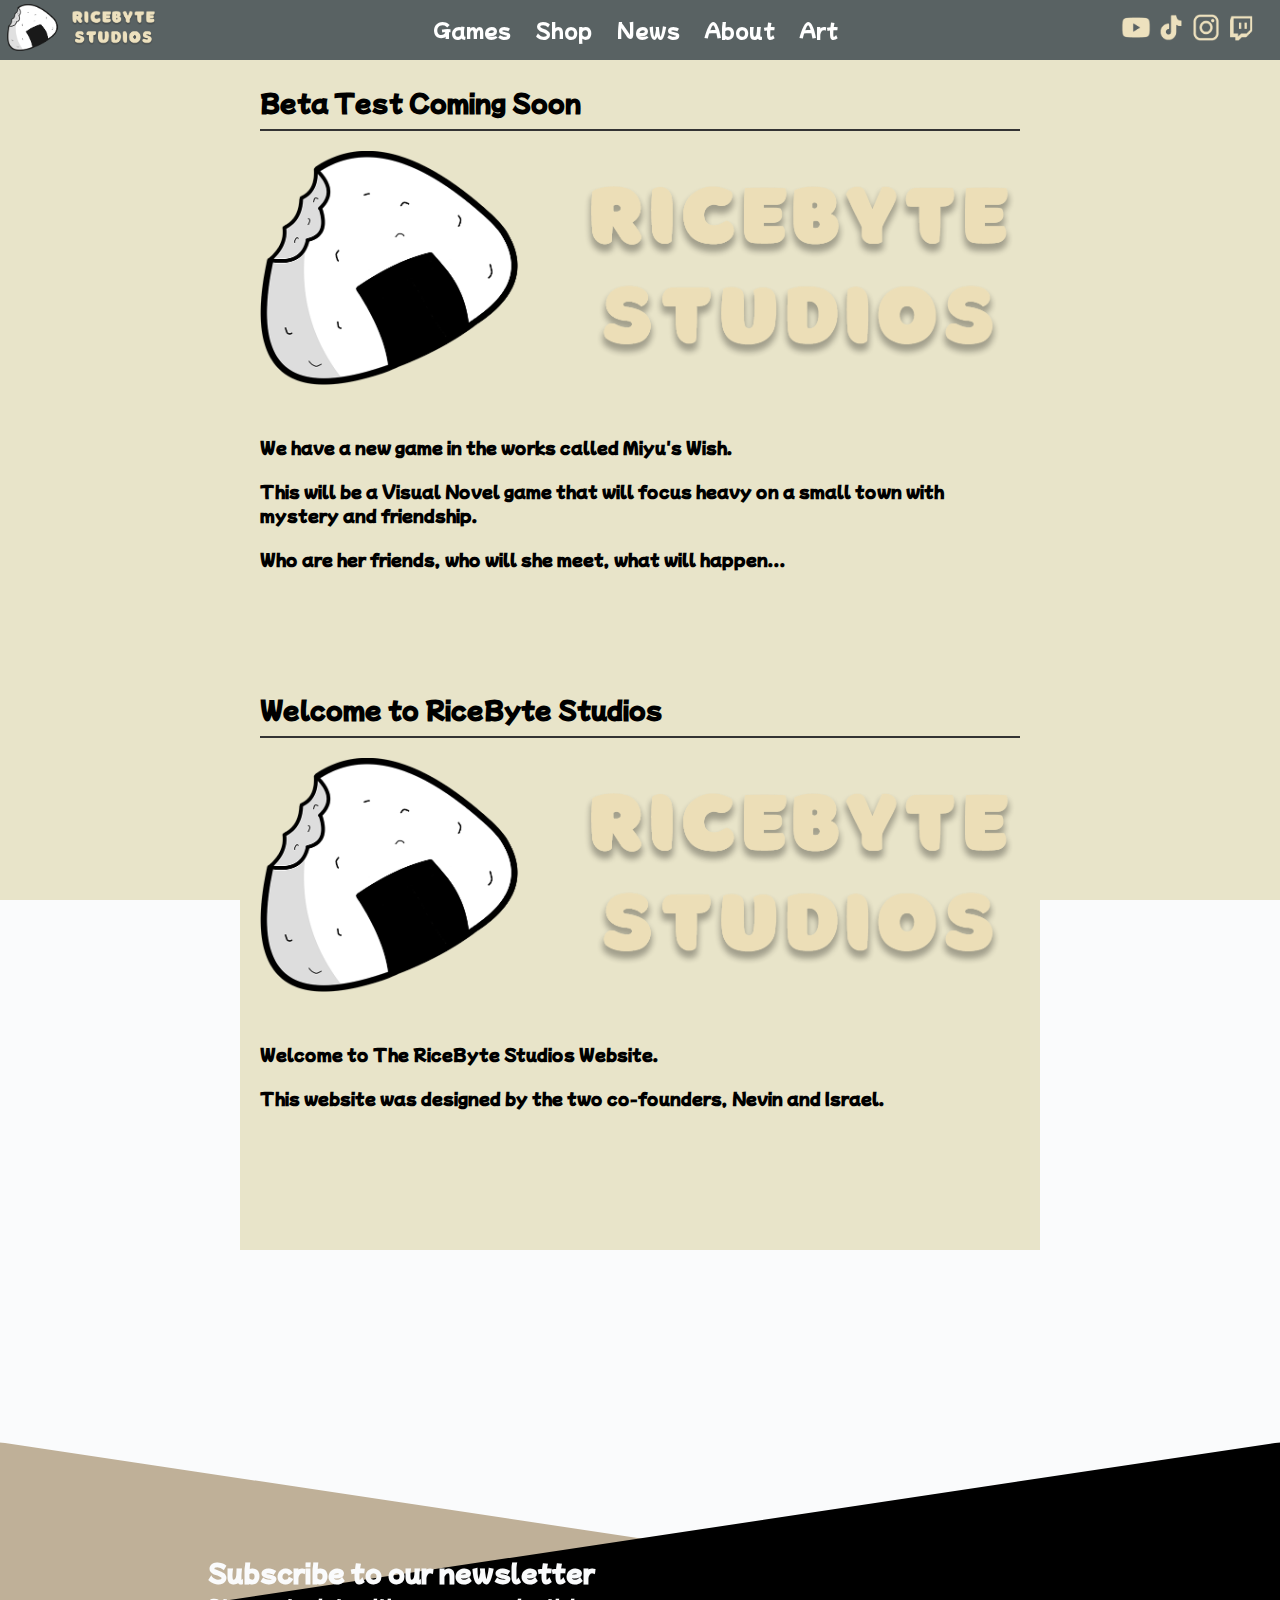
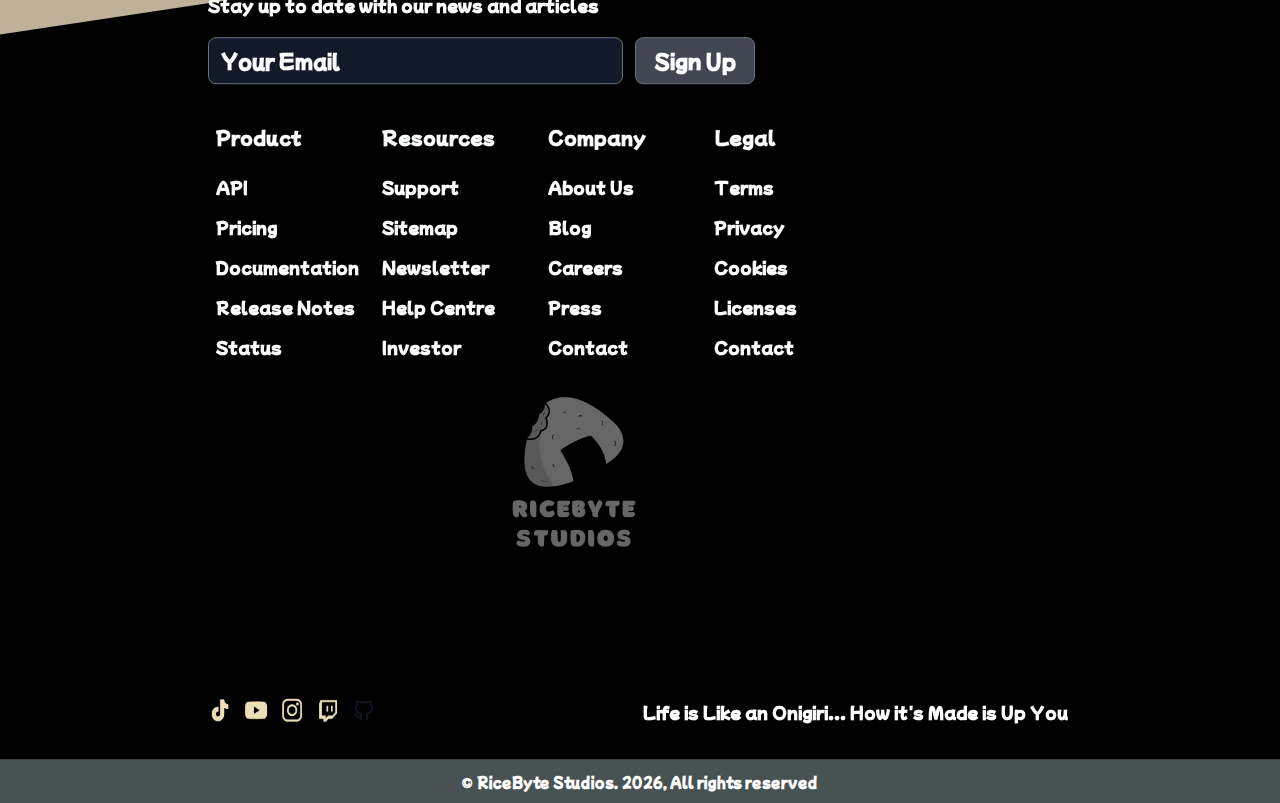
<file: news.html>
<!DOCTYPE html>
<html lang="en">
<head>
    <meta charset="UTF-8">
    <meta name="viewport" content="width=device-width, initial-scale=1.0">
    <title>RiceByte Studios</title>
    <link rel="stylesheet" href="news.css">
    <link rel="preconnect" href="https://fonts.googleapis.com">
    <link rel="preconnect" href="https://fonts.gstatic.com" crossorigin>
    <link href="https://fonts.googleapis.com/css2?family=Poppins&display=swap" rel="stylesheet">
    <link href="https://fonts.cdnfonts.com/css/borsok" rel="stylesheet">
    <link rel="stylesheet" href="https://fonts.googleapis.com/css?family=Lato">
    <link href='https://fonts.googleapis.com/css?family=Mochiy Pop P One' rel='stylesheet'>
    <link href='https://fonts.googleapis.com/css?family=League Spartan' rel='stylesheet'>
    <link rel="icon" type="image/png" href="images/favicon.png">
</head>
<body>
    
    <div class="background-but"></div>
    <div class="background">
        <div class="menu__wrapper">
            <div class="menu__bar">
                <div class="logo-wrapper">
                    <a href="index.html"><img src="images/Logo.png" alt="Image 1"></a>
                </div>
                <img
                    class="menu-icon"
                    src="burger-menu.svg"
                    title="Burger Menu"
                    alt="Burger Menu"
                    onclick="toggleMenu(this)"
                    >


                <ul class="navigation">
                    <li>
                        <a href="https://www.youtube.com/watch?v=-50NdPawLVY" title="Games">Games</a>
                    </li>
                    <li>
                        <a href="https://www.redbubble.com/people/RiceByte/explore?page=1&sortOrder=recent" title="Shop">Shop</a>
                    </li>
                    <li>
                        <a href="news.html" title="News">News</a>
                    </li>
                    <li>
                        <a href="about.html" title="About">About</a>
                    </li>
                    <li>
                        <a href="https://www.redbubble.com/people/RiceByte/explore?page=1&sortOrder=recent" title="Art">Art</a>
                    </li>

                    

                </ul>
                <div class="social-wrapper">
                    <a href="https://youtube.com/@ricebytestudios?si=kQSjF2X-MU2OAHQI"><img src="images/YOUTLOGO.png" alt="Image 1"></a>   
                    <a href="https://www.tiktok.com/@ricebyte"><img src="images/TIKTOKLOGO.png" alt="Image 1"></a>
                    <a href="https://instagram.com/ricebytestudios?igshid=MzRlODBiNWFlZA=="><img src="images/INSTALOGO.png" alt="Image 1"></a>
                    <a href="https://www.twitch.tv/NEVI_LIVE"><img src="images/TWITCHLOGOO.png" alt="Image 1"></a>
                </div>
            </div>
        </div>
    </div>

<div class="container">
  <h2 class="title">Beta Test Coming Soon</h2>
  <div class="line"></div>
  <div class="content">
    <div class="images">
      <!-- Add your images here -->
      <img src="images/Logo.png" alt="Image 1">
      <!-- Add more images as needed -->
    </div>
 <p>We have a new game in the works called Miyu's Wish. </p>

     <p>This will be a Visual Novel game that will focus heavy on a small town with mystery and friendship.</p>
     <p>Who are her friends, who will she meet, what will happen...</p>


  </div>

  <h2 class="title">Welcome to RiceByte Studios</h2>
  <div class="line"></div>
  <div class="content">
    <div class="images">
      <!-- Add your images here -->
      <img src="images/Logo.png" alt="Image 1">
      <!-- Add more images as needed -->
    </div>
 <p>Welcome to The RiceByte Studios Website. </p>

    <p>This website was designed by the two co-founders, Nevin and Israel. </p>

  </div>

</div>







    <script src="script.js"></script>







    <footer class= "layered-background2">

    <div class="reversed-diagonal-rectangle2 brown2"></div>
    <div class="diagonal-rectangle2 gray2"></div>
            <div class="footer-wrapper">
                <section class="footer-top">
                    <div class="footer-headline">
                        <h2>Subscribe to our newsletter</h2>
                        <p>
                            Stay up to date with our news and articles
                        </p>
                    </div>
                    <div class="footer-subscribe">
                        <input type="email" spellcheck="false" placeholder="Your Email">
                        <button>
                            Sign Up
                        </button>
                    </div> 
                </section>
                <div class="footer-columns">
                    <section>
                        <h3>Product</h3>
                        <ul>
                            <li>
                                <a href="#" title="API">API</a>
                            </li>
                            <li>
                                <a href="#" title="Pricing">Pricing</a>
                            </li>
                            <li>
                                <a href="#" title="Documentation">Documentation</a>
                            </li>
                            <li>
                                <a href="#" title="Release Notes">Release Notes</a>
                            </li>
                            <li>
                                <a href="#" title="Status">Status</a>
                            </li>
                        </ul>
                    </section>
                    <section>
                        <h3>Resources</h3>
                        <ul>
                            <li>
                                <a href="#" title="Support">Support</a>
                            </li>
                            <li>
                                <a href="#" title="Sitemap">Sitemap</a>
                            </li>
                            <li>
                                <a href="#" title="Newsletter">Newsletter</a>
                            </li>
                            <li>
                                <a href="#" title="Help Centre">Help Centre</a>
                            </li>
                            <li>
                                <a href="#" title="Investor">Investor</a>
                            </li>
                        </ul>
                    </section>
                    <section>
                        <h3>Company</h3>
                        <ul>
                            <li>
                                <a href="#" title="About Us">About Us</a>
                            </li>
                            <li>
                                <a href="#" title="Blog">Blog</a>
                            </li>
                            <li>
                                <a href="#" title="Careers">Careers</a>
                            </li>
                            <li>
                                <a href="#" title="Press">Press</a>
                            </li>
                            <li>
                                <a href="#" title="Contact">Contact</a>
                            </li>
                        </ul>
                    </section>
                    <section>
                        <h3>Legal</h3>
                        <ul>
                            <li>
                                <a href="#" title="Terms and services">
                                    Terms
                                </a>
                            </li>
                            <li>
                                <a href="#" title="Privacy Policy">
                                    Privacy
                                </a>
                            </li>
                            <li>
                                <a href="#" title="Cookies">
                                    Cookies
                                </a>
                            </li>
                            <li>
                                <a href="#" title="Licenses">
                                    Licenses
                                </a>
                            </li>
                            <li>
                                <a href="#" title="Cookies">
                                    Contact
                                </a>
                            </li>
                        </ul>
                    </section>
                      <section class="footer-logo">

                                <img src="images/bottomLogo.png" alt="Image 1">
                       <h2>
                    <!--        <svg width="1103" height="996" viewBox="0 0 1103 996" fill="none" xmlns="http://www.w3.org/2000/svg">
                                <path fill-rule="evenodd" clip-rule="evenodd" d="M410.988 255.56L0 995.337H189.802L505.141 427.427L410.988 255.56ZM1102.94 995.337L647.119 170.373L551.471 0L457.317 170.373L551.471 340.746L711.79 629.718H498.683L405.461 786.972H799.034L914.634 995.337H1102.94Z" fill="#FAFBFC"/>
                                <path fill-rule="evenodd" clip-rule="evenodd" d="M410.988 255.56L0 995.337H189.802L505.141 427.427L410.988 255.56ZM1102.94 995.337L647.119 170.373L551.471 0L457.317 170.373L551.471 340.746L711.79 629.718H498.683L405.461 786.972H799.034L914.634 995.337H1102.94Z" fill="#FAFBFC"/>
                            </svg>
                        </h2>
                -->


                  </section>  
                </div>
                <div class="footer-bottom">
                    <div class='social-links'>
                        <ul>
                            <li>
                                <a href="https://www.tiktok.com/@ricebyte" title="TIKTOKLOGO">
                                    <img src="images/TIKTOKLOGO.png" alt='Instagram'>                       
                                </a>
                            </li>
                            <li>
                                <a href="https://youtube.com/@ricebytestudios?si=kQSjF2X-MU2OAHQI" title="Youtube">
                                    <img src="images/YOUTLOGO.png" alt='Youtube'>
                                </a>
                            </li>
                            <li>
                                <a href="https://instagram.com/ricebytestudios?igshid=MzRlODBiNWFlZA==" title="Instgram">
                                    <img src="images/INSTALOGO.png" alt='Instagram'>
                                </a>
                            </li>
                            <li>
                                <a href="https://www.twitch.tv/NEVI_LIVE" title="Twitch">
                                    <img src="images/TWITCHLOGOO.png" alt='Twitch'>
                                </a>
                            </li>
                            <li>
                                <a href="#" title="GitHub">
                                    <img src="assets/github.svg" alt='GitHub'>
                                </a>
                            </li>
                        </ul>
                    </div>

                    <small>Life is Like an Onigiri... How it's Made is Up You</small>
                </div>
            </div>
        <div class="bottom-bar">
 <small>© RiceByte Studios. <span id="year"></span>, All rights reserved</small>
                </div>
        </footer>
            
        <script>
            document.getElementById("year").innerHTML = new Date().getFullYear();
        </script>


</div>

</body>
</html>
</file>
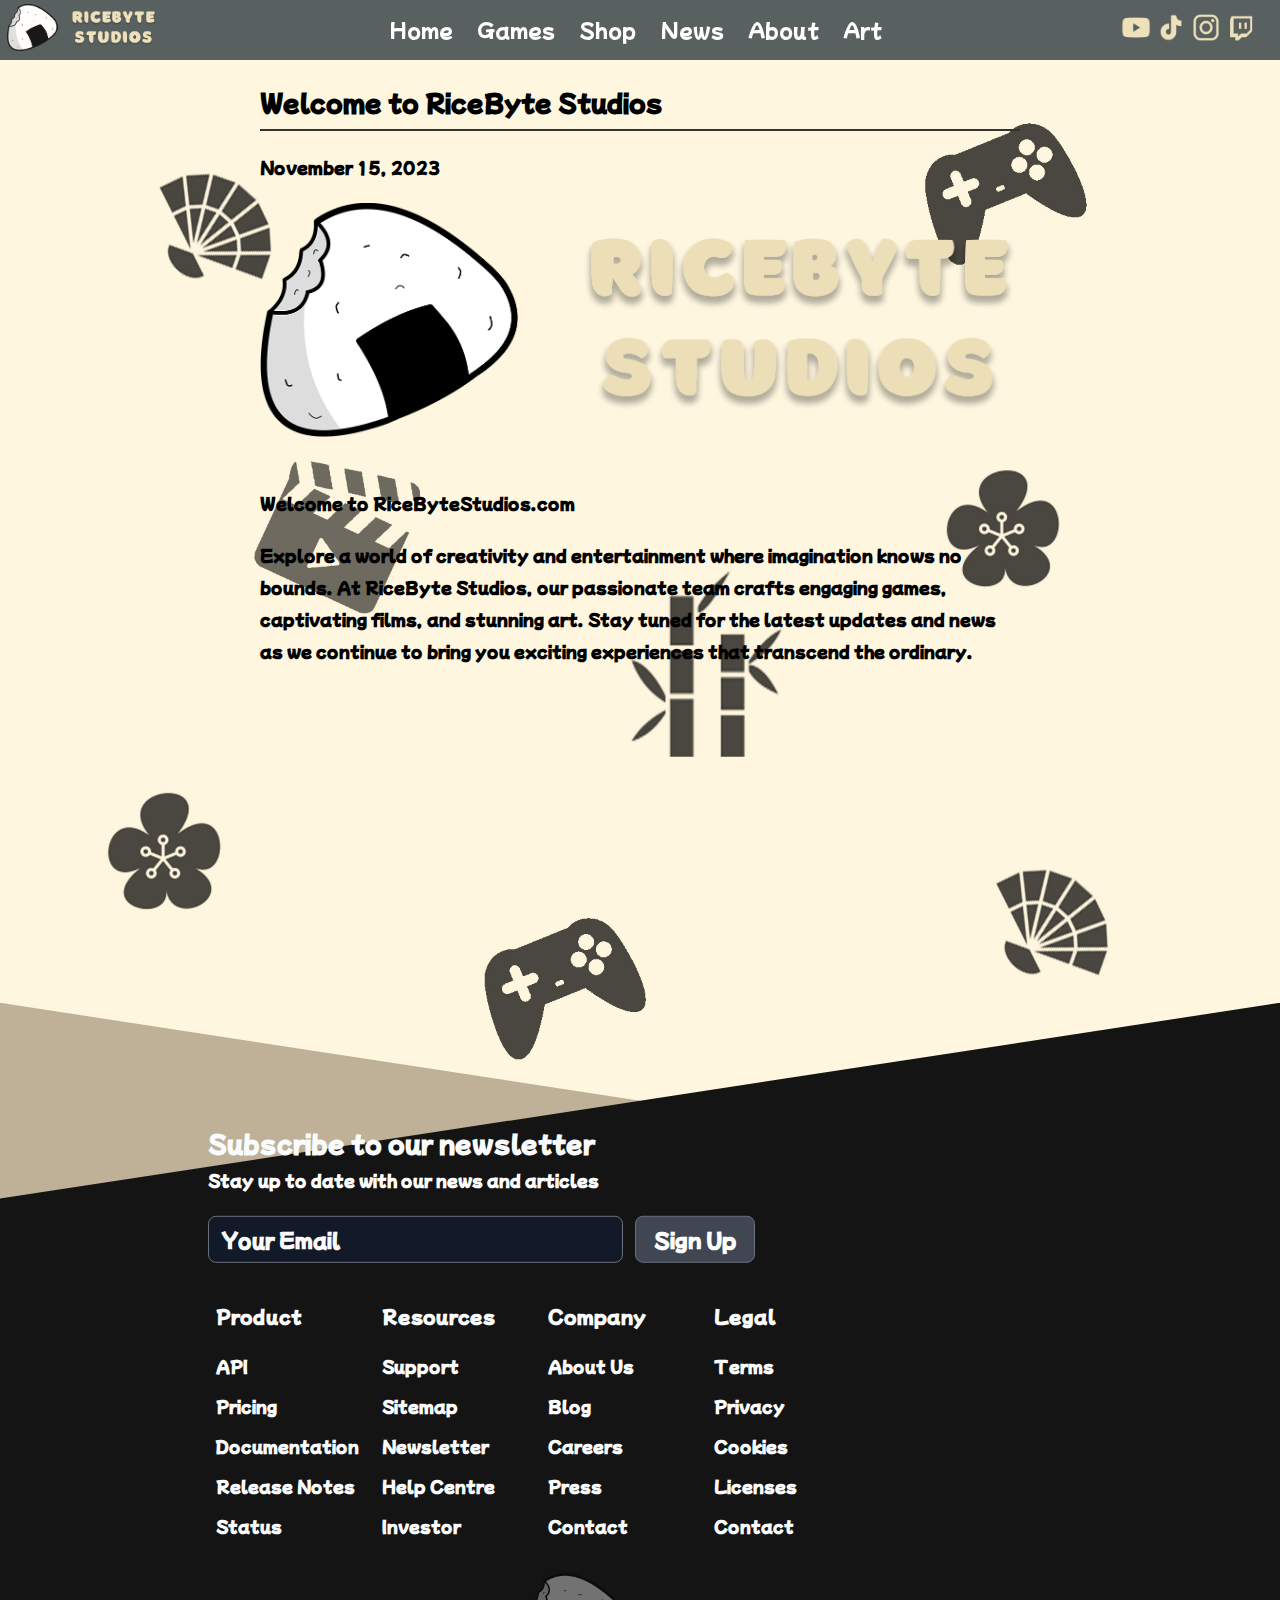
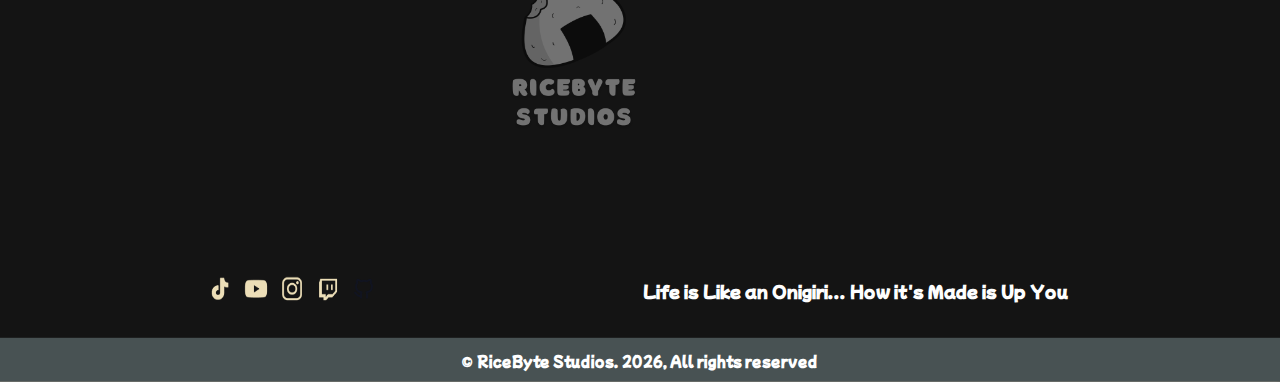
<file: assets/news.html>
<!DOCTYPE html>
<html lang="en">
<head>
    <meta charset="UTF-8">
    <meta name="viewport" content="width=device-width, initial-scale=1.0">
    <title>RiceByte Studios</title>
    <link rel="stylesheet" href="news.css">
    <link rel="preconnect" href="https://fonts.googleapis.com">
    <link rel="preconnect" href="https://fonts.gstatic.com" crossorigin>
    <link href="https://fonts.googleapis.com/css2?family=Poppins&display=swap" rel="stylesheet">
    <link href="https://fonts.cdnfonts.com/css/borsok" rel="stylesheet">
    <link rel="stylesheet" href="https://fonts.googleapis.com/css?family=Lato">
    <link href='https://fonts.googleapis.com/css?family=Mochiy Pop P One' rel='stylesheet'>
    <link href='https://fonts.googleapis.com/css?family=League Spartan' rel='stylesheet'>
    <link rel="icon" type="image/png" href="images/favicon.png">
</head>
<body>
    
    <div class="background">
        <div class="menu__wrapper">
            <div class="menu__bar">
                <div class="logo-wrapper">
                    <a href="index.html"><img src="images/Logo.png" alt="Image 1"></a>
                </div>
                <img
                    class="menu-icon"
                    src="burger-menu.svg"
                    title="Burger Menu"
                    alt="Burger Menu"
                    onclick="toggleMenu(this)"
                    >


                <ul class="navigation">
                    <li>
                        <a href="index.html" title="Home">Home</a>
                    </li>
                    <li>
                        <a  title="Games">Games</a>
                    </li>
                    <li>
                        <a href="https://www.redbubble.com/people/RiceByte/explore?page=1&sortOrder=recent" title="Shop">Shop</a>
                    </li>
                    <li>
                        <a href="news.html" title="News">News</a>
                    </li>
                    <li>
                        <a href="about.html" title="About">About</a>
                    </li>
                    <li>
                        <a href="https://www.redbubble.com/people/RiceByte/explore?page=1&sortOrder=recent" title="Art">Art</a>
                    </li>

                    

                </ul>
                <div class="social-wrapper">
                    <a href="https://youtube.com/@ricebytestudios?si=kQSjF2X-MU2OAHQI"><img src="images/YOUTLOGO.png" alt="Image 1"></a>   
                    <a href="https://www.tiktok.com/@ricebyte"><img src="images/TIKTOKLOGO.png" alt="Image 1"></a>
                    <a href="https://instagram.com/ricebytestudios?igshid=MzRlODBiNWFlZA=="><img src="images/INSTALOGO.png" alt="Image 1"></a>
                    <a href="https://www.twitch.tv/NEVI_LIVE"><img src="images/TWITCHLOGOO.png" alt="Image 1"></a>
                </div>
            </div>
        </div>
    </div>





<div class="container">
    <!--
  <h2 class="title">Beta Test Coming Soon</h2>
  <div class="line"></div>
  <div class="content">
    <div class="images">
      <img src="images/Logo.png" alt="Image 1">
    </div>
 <p>We have a new game in the works called Miyu's Wish. </p>
     <p>This will be a Visual Novel game that will focus heavy on a small town with mystery and friendship.</p>
     <p>Who are her friends, who will she meet, what will happen...</p>
  </div>
-->

  <h2 class="title">Welcome to RiceByte Studios</h2>
  <div class="line"></div>
  <div class="content">
    <p>November 15, 2023</p>
    <div class="images">
      <!-- Add your images here -->
      <img src="images/Logo.png" alt="Image 1">
      <!-- Add more images as needed -->
    </div>
 <p>Welcome to RiceByteStudios.com</p>

    <p>Explore a world of creativity and entertainment where imagination knows no bounds. At RiceByte Studios, our passionate team crafts engaging games, captivating films, and stunning art. Stay tuned for the latest updates and news as we continue to bring you exciting experiences that transcend the ordinary.</p>

  </div>

</div>







    <script src="script.js"></script>







    <footer class= "layered-background2">

    <div class="reversed-diagonal-rectangle2 light-black"></div>
    <div class="diagonal-rectangle2 brown2"></div>
            <div class="footer-wrapper">
                <section class="footer-top">
                    <div class="footer-headline">
                        <h2>Subscribe to our newsletter</h2>
                        <p>
                            Stay up to date with our news and articles
                        </p>
                    </div>
                    <div class="footer-subscribe">
                        <input type="email" spellcheck="false" placeholder="Your Email">
                        <button>
                            Sign Up
                        </button>
                    </div> 
                </section>
                <div class="footer-columns">
                    <section>
                        <h3>Product</h3>
                        <ul>
                            <li>
                                <a href="#" title="API">API</a>
                            </li>
                            <li>
                                <a href="#" title="Pricing">Pricing</a>
                            </li>
                            <li>
                                <a href="#" title="Documentation">Documentation</a>
                            </li>
                            <li>
                                <a href="#" title="Release Notes">Release Notes</a>
                            </li>
                            <li>
                                <a href="#" title="Status">Status</a>
                            </li>
                        </ul>
                    </section>
                    <section>
                        <h3>Resources</h3>
                        <ul>
                            <li>
                                <a href="#" title="Support">Support</a>
                            </li>
                            <li>
                                <a href="#" title="Sitemap">Sitemap</a>
                            </li>
                            <li>
                                <a href="#" title="Newsletter">Newsletter</a>
                            </li>
                            <li>
                                <a href="#" title="Help Centre">Help Centre</a>
                            </li>
                            <li>
                                <a href="#" title="Investor">Investor</a>
                            </li>
                        </ul>
                    </section>
                    <section>
                        <h3>Company</h3>
                        <ul>
                            <li>
                                <a href="#" title="About Us">About Us</a>
                            </li>
                            <li>
                                <a href="#" title="Blog">Blog</a>
                            </li>
                            <li>
                                <a href="#" title="Careers">Careers</a>
                            </li>
                            <li>
                                <a href="#" title="Press">Press</a>
                            </li>
                            <li>
                                <a href="#" title="Contact">Contact</a>
                            </li>
                        </ul>
                    </section>
                    <section>
                        <h3>Legal</h3>
                        <ul>
                            <li>
                                <a href="#" title="Terms and services">
                                    Terms
                                </a>
                            </li>
                            <li>
                                <a href="#" title="Privacy Policy">
                                    Privacy
                                </a>
                            </li>
                            <li>
                                <a href="#" title="Cookies">
                                    Cookies
                                </a>
                            </li>
                            <li>
                                <a href="#" title="Licenses">
                                    Licenses
                                </a>
                            </li>
                            <li>
                                <a href="#" title="Cookies">
                                    Contact
                                </a>
                            </li>
                        </ul>
                    </section>
                      <section class="footer-logo">

                                <img src="images/bottomLogo.png" alt="Image 1">
                       <h2>
                    <!--        <svg width="1103" height="996" viewBox="0 0 1103 996" fill="none" xmlns="http://www.w3.org/2000/svg">
                                <path fill-rule="evenodd" clip-rule="evenodd" d="M410.988 255.56L0 995.337H189.802L505.141 427.427L410.988 255.56ZM1102.94 995.337L647.119 170.373L551.471 0L457.317 170.373L551.471 340.746L711.79 629.718H498.683L405.461 786.972H799.034L914.634 995.337H1102.94Z" fill="#FAFBFC"/>
                                <path fill-rule="evenodd" clip-rule="evenodd" d="M410.988 255.56L0 995.337H189.802L505.141 427.427L410.988 255.56ZM1102.94 995.337L647.119 170.373L551.471 0L457.317 170.373L551.471 340.746L711.79 629.718H498.683L405.461 786.972H799.034L914.634 995.337H1102.94Z" fill="#FAFBFC"/>
                            </svg>
                        </h2>
                -->


                  </section>  
                </div>
                <div class="footer-bottom">
                    <div class='social-links'>
                        <ul>
                            <li>
                                <a href="https://www.tiktok.com/@ricebyte" title="TIKTOKLOGO">
                                    <img src="images/TIKTOKLOGO.png" alt='Instagram'>                       
                                </a>
                            </li>
                            <li>
                                <a href="https://youtube.com/@ricebytestudios?si=kQSjF2X-MU2OAHQI" title="Youtube">
                                    <img src="images/YOUTLOGO.png" alt='Youtube'>
                                </a>
                            </li>
                            <li>
                                <a href="https://instagram.com/ricebytestudios?igshid=MzRlODBiNWFlZA==" title="Instgram">
                                    <img src="images/INSTALOGO.png" alt='Instagram'>
                                </a>
                            </li>
                            <li>
                                <a href="https://www.twitch.tv/NEVI_LIVE" title="Twitch">
                                    <img src="images/TWITCHLOGOO.png" alt='Twitch'>
                                </a>
                            </li>
                            <li>
                                <a href="#" title="GitHub">
                                    <img src="assets/github.svg" alt='GitHub'>
                                </a>
                            </li>
                        </ul>
                    </div>

                    <small>Life is Like an Onigiri... How it's Made is Up You</small>
                </div>
            </div>
        <div class="bottom-bar">
 <small>© RiceByte Studios. <span id="year"></span>, All rights reserved</small>
                </div>
        </footer>
            
        <script>
            document.getElementById("year").innerHTML = new Date().getFullYear();
        </script>


</div>

</body>
</html>
</file>
<file: style.css>
:root {
    --primary: #DAD2C2; ;
    --primary-hover: #BFB098;                
    --background: #485253;
     --navbar-height: 60px;
}

:root {
    --backgroundgal: #3C343D;
    --backgroundgal-border: #6B626C;
}



body {
    overflow-x: hidden; /* Lock horizontal scrolling */
    margin: 0;
    padding: 0;
    box-sizing: border-box;
        background-color: #485253; /* Set the background color to #FFFCE2 */

}

* {
    margin: 0;
    padding: 0;
    box-sizing: border-box;
    font-family: 'Mochiy Pop P One';
    font-weight: bold;
}

/* Add this CSS for the background under everything */
.background-under {
    position: fixed;
    top: var(--navbar-height); /* Adjust for the height of your menu__bar */
    left: 0;
    width: 100%;
    height: calc(100vh - var(--navbar-height)); /* Calculate the height minus the menu__bar height */
   /*  background-image: url(background.jpg);*/
    background-color: #FFFDD0; /* Set your desired background color */
    z-index: -2; /* Place it behind other elements */
}



}

.menu__wrapper {
    display: flex;
    position: relative;
    flex-direction: row;
    z-index: 2;  
}

.menu__bar {
    position: fixed;
    width: 100%;
    top: 0;
    left: 0;
    display: flex;
    justify-content: space-between;
    align-items: center;
    flex-direction: row;
    padding-right: 24px;
    gap: 32px;
    background-color: var(--background);
    height: 60px;
    opacity: 0.9;
     z-index: 1000; /* Add a high z-index to keep it on top */

}

.menu-icon {
    cursor: pointer;
    display: flex;
    height: 32px;
    width: 32px;
}

.navigation {    
    display: flex;
    flex-direction: row;
    list-style-type: none;
    align-items: center;
    gap: 24px;
    padding: 0px;
    background-color: var(--background);
}

.logo-wrapper {
  position: relative;
  width: 150px;
  text-align: center;
}

.logo-wrapper img {
  width: 100%;
  height: auto;
  margin-left: 7px;
  
}

.social-wrapper {
  display: flex; /* Make it a flex container */
  flex-direction: row; /* Arrange children horizontally */
  align-items: center; /* Center items vertically */
  gap: 5px; /* Adjust the gap between images */
    
}

.social-wrapper img:hover {
    transform: scale(1.1);
}

.social-wrapper img {
  max-width: 30px; /* Limit the maximum width of the images */
  height: auto;
}

                    
.navigation > li {
  display: flex;
  position: relative;
  cursor: pointer;
  font-size: 1.25rem;
}

.navigation > li > a {
    color: white;
    border-bottom: 2px solid transparent;
    transition: all 0.3s ease;
    text-decoration: none;
    font-weight: 500;
    background-image: linear-gradient(
        to right,
        var(--primary-hover),
        var(--primary-hover) 50%,
        white 50%
    );
    background-size: 200% 100%;
    background-position: -100%;
    display: inline-block;
    padding: 3px 0;
    position: relative;
    -webkit-background-clip: text;
    -webkit-text-fill-color: transparent;
    transition: all 0.2s ease-in-out;
}

.navigation > li > a:before {
    content: '';
    background: var(--primary-hover);
    display: block;
    position: absolute;
    bottom: -2px;
    left: 0;
    width: 0;
    height: 2px;
    transition: all 0.2s ease-in-out;
}
  
.navigation > li > a:hover {
    background-position: 0;
}
/*  hover effect inspired by 
    https://codepen.io/team/css-tricks/pen/OJOXWPp
*/

.navigation > li > a:hover::before{
    width: 100%;
}

@media (min-width: 600px) {
    .menu-icon {
        display: none;
    }
}

@media (max-width: 600px) {

    body {
        margin-top: 0px; /* Adjust as needed */
        padding: 0;
    }




    
    .navigation {
        display: none;
    }
    .social-wrapper{
        display: none;
    }

    .menu-icon {
        display: block;
    }


    .navigation--mobile {
        top: var(--navbar-height);
        position: absolute;
        right: 0px;
        display: flex;
        padding: 80px 60px;
        min-height: 100%;
        background-color: var(--background);       
        gap: 8px;
        flex-direction: column;
        align-items: flex-start;
        opacity: 0.95;
        animation: fadein 0.3s forwards;
    }

    @keyframes fadein {
        0% {
            opacity: 0;
            width: 0;
            height: 0;
        }
        100% {
            opacity: 1;
            width: 100%;
            height: calc(100vh - var(--navbar-height));
        }
    }

    .navigation--mobile--fadeout {
        animation: fadeout 300ms forwards;
    }

    @keyframes fadeout {
        0% {
            opacity: 1;
            width: 100%;
            height: calc(100vh - var(--navbar-height));
        }
        100% {
            opacity: 0;
            width: 0;
            height: 0;
        }
    }

}








/*
.gallery {
    display: flex;
    flex-wrap: wrap;
    gap: 150px; /* Adjust the gap as needed 
    justify-content: center;  Center the cards horizontally 
    align-items: center; Center the cards vertically 
    max-width: 60%;  Prevent horizontal overflow 
    margin: 0 auto;  Center the gallery horizontally 
    padding: 20px;  Add padding as needed 
     z-index: -3;
    margin-top: 75%;

}




.card {
     Adjust the width and height properties to control the card size 
    width: calc(25% - 20px); /Adjust the width and gap as needed 
    min-width: 20%; /Minimum card width 
    border-radius: 16px;
    transition: 1000ms all;
    transform-origin: center left;
    display: flex;  Add flex display to center the image 
    justify-content: center;  Center the content horizontally 
    align-items: center; Center the content vertically 
     Add any other card styles you need 
    margin-bottom: 100px;

box-shadow: 0 4px 8px rgba(0, 0, 0, 0.2);

}

.card img {
     Reduce the size of the image 
    max-width: 80%; /* Set an upper limit for the image width 
    height: auto;  Allow the height to adjust proportionally 
    max-height: 100%;  Limit the image height to match the card's height 
    object-fit: cover;
    border-radius: 8px;
    transform: translateX(13%);

}

.card h3 {
    font-size: 200%;
    margin-left: 0px;
    transform: translateX(13%);
}


.card:hover {
    cursor: pointer;
    transform: scale(1.15);  Add the transform property back for hover effect 
    box-shadow: 0 8px 16px rgba(0, 0, 0, 0.4);
}




 CSS for smaller screens (adjust the max-width and gap as needed) 
@media (max-width: 600px) {
    .gallery {
        transform: translate(-2%,10%);  Center horizontally 
        gap: 20px;  Adjust the gap as needed 
    }
}

@media (max-width: 599px) {
    .gallery .card {
        width: calc(50% - 20px);  Adjust the width and gap for smaller screens 
        min-width: 275px;  Minimum card width 
        height: 400px;  Adjust the height as needed 
         Add any other styles you want for 390px screens 
        margin-top: 75%;
    }

    .gallery .card img {
        max-width: 100%; /* Adjust the maximum image width for 390px screens 
        /Adjust other image styles as needed 
        transform: translateX(-2%);
    }

    .card h3 {
        font-size: 160%;
        text-align: center;
        transform: translate(0%,-30%);  Center horizontally 
    }

}
@media screen and (min-width: 2500px) {
    .card h3 {
        text-align: center;
        transform: translateX(-10%);
    }
}

*/





.gallery {
    display: flex;
    justify-content: center; /* Center horizontally */
    align-items: center; /* Center vertically */
    min-height: 50vh; /* Full viewport height */
     margin: 0 auto; /* Center the container horizontally */

    
}

/* Profile card */
.card {
    text-align: center; /* Center content within each card */
    padding: 20px; /* Add some padding to separate cards */
    margin: 5%; /* Add margin to separate profiles */
    margin-top: 70% ;
     transition: 1000ms all;
    transform-origin: center left;
}

/* Profile picture */
.card-picture {
    width: 75%; /* Adjust the picture size */
    height: auto; /* Adjust the picture size */

    object-fit: cover; /* Maintain aspect ratio */
    margin-bottom: 20px; /* Spacing below the picture */
    justify-content: center; /* Center horizontally */
}
/* Job title */
.card-title {
    font-size: 24px; /* Adjust font size */
    font-weight: bold;
    margin-bottom: 10px; /* Spacing below the name */
    justify-content: center; /* Center horizontally */
}


.card:hover {
    cursor: pointer;
    transform: scale(1.15);  Add the transform property back for hover effect 
    box-shadow: 0 8px 16px rgba(0, 0, 0, 0.4);
    
}





@media (max-width: 599px) {
    .gallery {
        width:80%;
        flex-direction: column; /* Stack items vertically */
        align-items: center; /* Center vertically */
        text-align: center; /* Center text within each card */
       transform:translateY(75%);

    }

    /* Reset margin and padding for profile cards */
    .card {
        margin: 0;
        padding: 0;
    }

    /* Adjust spacing between profile cards */
    .card:not(:last-child) {
        margin-bottom: 20px;
    }

}









/*-=-=-=-=-=-=-=-=- Top Bottom Edge Background -=-=-=-=-=-=-=-=-*/
.edge--bottom {
    position: absolute;
    top: calc(var(--navbar-height) - 60px); /* Move it 20px higher than the navigation bar */
    left: 0;
    width: 100%;
    z-index: -1;

}

/* Add margin to the content to create space between the navigation bar and the content */
.content {
    margin-top: calc(var(--navbar-height) + 100px); /* Adjust the margin as needed */
}

.edge--bottom:after {
  background: inherit;
  content: "";
  display: block;
  height: 50%;
  left: 0;
  position: absolute;
  right: 0;
  z-index: -1;
  -webkit-backface-visibility: hidden;
}
.edge--bottom:after {
  bottom: 0;
  transform: skewY(-1.5deg);
  transform-origin: 100%;
}
.edge--bottom--reverse {
  position: relative;
  z-index: 1;
}
.edge--bottom--reverse:after {
  background: inherit;
  content: "";
  display: block;
  height: 50%;
  left: 0;
  position: absolute;
  right: 0;
  z-index: -1;
  -webkit-backface-visibility: hidden;
}
.edge--bottom--reverse:after {
  bottom: 0;
  transform: skewY(1.5deg);
  transform-origin: 0 100%;
}

.edge--bottom img {
  display: block;
  max-width: 100%;
  height: auto;
   width: 100%;
  clip-path: polygon(0 0, 100% 0, 100% 90%, 0 100%);
  margin-top: 60px;
  }

.block {
  color: #fff;
  margin: 0 0 100px; /* creates space between sections of the website */
  padding: 20% 20px;
  text-align: center;
}
/*-=-=-=-=-=-=-=-=- Top Bottom Edge Background -=-=-=-=-=-=-=-=-*/


@media (max-width: 599px) {
    .edge--bottom{
        width:100%;
  height: 60%; /* Set the height of the image to 100% of the container */

    }
    .edge--bottom img {
 width: 100%; /* Set the width of the image to 100% of the container */
  height: 100%; /* Set the height of the image to 100% of the container */
  object-fit: cover; /* This property centers the image and fills the container, cropping any excess */

    }

}








/* -=-=-=-=-=-=-=-=- Coming Soon Title -=-=-=-=-=-=-=-=- 
.coming-image-container {
  position: relative;
  text-align: center;

}
.image-soon-title {
  position: absolute;
  top: 100px;  Adjust this value 
  left: 1%;
  width: 100%;
  padding: 10px;
  color: black;
  margin-top: 20px;
  z-index: 1;
}


.coming-container {
  display: flex;
  justify-content: center;
  align-items: center;
  height: 150vh;  Set the container to full viewport height 
  opacity: 0.2; /* Adjust this value to control the transparency (0.4 means 40% opacity) 
  margin-bottom: 50px; /* Add margin to create space under the container 
  transform: translateY(10%); /* Center horizontally 
}

.coming-container img {
  max-width: 70%; Ensure the image doesn't exceed the container's width 
  max-height: 70%;  Ensure the image doesn't exceed the container's height 
  width: auto; /* Maintain the aspect ratio 
  height: auto; /* Maintain the aspect ratio 
  margin-top: 150px;  Adjust this value to move the image higher 
}

 -=-=-=-=-=-=-=-=- ComingSoon Image -=-=-=-=-=-=-=-=- 

 -=-=-=-=-=-=-=-=- future Button -=-=-=-=-=-=-=-=- 
.Button-soon {
  background-color: #485253;
  color: #FFFFFF;  Correct the color value 
  border: none;
  text-align: center;
  padding: 10px 20px;
  position: absolute; /* Position the button absolutely 
  bottom: 400px;  Adjust the vertical position 
  left: 50%;  Center horizontally 
  transform: translateX(-50%);  Center horizontally 
  font-family: 'Mochiy Pop P One', sans-serif;
   z-index: 1;  Place the rectangle on top of other elements 
}

.rounded-corners {
  border-radius: 25px;
}


@media (max-width: 601px) {
  .coming-container {
    height: 100vh;  Set a different height for mobile screens 
    margin-bottom: 20px;  Adjust margin for mobile screens 
  }

  .coming-container img {
    max-width: 80%;  Adjust the maximum width for mobile screens 
    max-height: 80%;  Adjust the maximum height for mobile screens 
    margin-top: 50px;  Adjust the margin for mobile screens 
  }


  .Button-soon {
padding: 5px 10px;
bottom: 250px;  Adjust the vertical position for mobile screens 
font-size: 10px;
    }
}






@media (max-width: 599px) {
  .coming-container {
    height: 100vh;  Set a different height for mobile screens 
    margin-bottom: 20px;  Adjust margin for mobile screens 
    transform: translateY(50%);
  }

  .coming-container img {
    max-width: 100%;  Adjust the maximum width for mobile screens 
    max-height: 100%;  Adjust the maximum height for mobile screens 
    height: 50%;
    margin-top: 50px; /Adjust the margin for mobile screens 
  }


  .Button-soon {
padding: 5px 10px;
bottom: 125px;  Adjust the vertical position for mobile 
font-size: 10px;
transform: translate(-50%, -600%);
    }

      body {
    overflow-x: hidden; Hide horizontal overflow 
  }
}

*/




.coming-container {
    display: flex;
    justify-content: center; /* Center horizontally */
    align-items: center; /* Center vertically */
    min-height: 80vh; /* Increase the height to 80% of the viewport height */
    margin: 0 auto; /* Center the container horizontally */

    opacity: 0.2; /* Adjust this value to control the transparency (0.4 means 40% opacity) */
}
/* Profile card */
.coming-content {
    text-align: center; /* Center content within each card */
    padding: 20px; /* Add some padding to separate cards */
    margin: 5%; /* Add margin to separate profiles */
    margin-top: 45% ;
     transition: 1000ms all;
    transform-origin: center left;
    opacity: 0.2; /* Adjust this value to control the transparency (0.4 means 40% opacity) */
}

/* Profile picture */
.coming-image {
    width: 100%; /* Adjust the picture size */
    height: auto; /* Adjust the picture size */
    object-fit: cover; /* Maintain aspect ratio */
    margin-bottom: 40px; /* Spacing below the picture */
    justify-content: center; /* Center horizontally */
}
/* Job title */
.coming-title {
    font-size: 24px; /* Adjust font size */
    font-weight: bold;
    margin-bottom: 10px; /* Spacing below the name */
    justify-content: center; /* Center horizontally */
}


.Button-soon {
    background-color: #485253;
    color: #FFFFFF; /* Correct the color value */
    border: none;
    text-align: center;
    padding: 10px 20px;
    font-family: 'Mochiy Pop P One', sans-serif;
    z-index: 1;
    position: relative; /* Add relative positioning */
   justify-content: center; /* Center horizontally */
}

.rounded-corners {
    border-radius: 25px;
}

@media (max-width: 599px) {
  .coming-content {
       margin-top: 100%; /* Spacing below the picture */
   margin-bottom: 70%; /* Spacing below the picture */
    transform: translateY(175%);
  }


  .Button-soon {

    padding: 10px 20px;

    }

}






/* -=-=-=-=-=-=-=-=- ComingSoon Image -=-=-=-=-=-=-=-=- */








/*
@media (max-width: 600px) {
  /* Adjust the styles for mobile screens here 
  .image-container {
    /* Mobile-specific styles for .image-container 
    text-align: left; /* Adjust text alignment for mobile 
    padding: 15px; /* Adjust padding for mobile 

  }

    .image-container img {
    width: 150% !important; /* Set the width to a larger percentage for mobile 
  }

  .layered-background {
    /* Mobile-specific styles for .layered-background 
    flex-direction: column; /* Stack elements vertically on mobile 
    justify-content: center; /* Center content vertically on mobile 
    height: auto; /* Remove fixed height on mobile 
    max-height: 50vh;

  }
  .image-container h3 {
    font-size: 16px !important; /* Adjust font size for mobile screens 

    top: -60px !important; /* Adjust the vertical position from the top 

  }

 .Button {
    font-size: 12px !important; /* Set a smaller font size for mobile 
    padding: 5px 10px !important; /* Adjust the padding for mobile 
    bottom: 120px !important; /* Adjust the vertical position for mobile 
    left: 56% !important; /* Adjust the horizontal position for mobile 
  }

}


*/








/*

.image-container {
  position: absolute;
  top: 50%;
  left: 50%;
  transform: translate(-50%, -50%);
    max-width: 100%; 
  max-height: 80vh; 
  width: auto;
  height: auto;
}


.image-container {
  display: flex;
  flex-wrap: wrap;
  gap: 20px;
  justify-content: center;
  align-items: center;
  max-width: 100%;
  margin: 20px auto 0;

  position: relative; 
    box-shadow: 0 4px 8px rgba(0, 0, 0, 0.2);
}


.image-container img {
    width: 40%; 
  height: auto;
  max-height: 100%;
  object-fit: cover;
  border-radius: 8px;
  transition: transform 0.3s ease;
  margin-top:-20px;
    pointer-events: none; 
}

.image-container:hover img {
  animation: spinGrow 1s linear forwards;
}

@keyframes spinGrow {
    0% {
        transform: scale(0.2) rotate(0deg); 
    }
    50% {
        transform: scale(1.2) rotate(360deg); 
    }
    100% {
        transform: scale(1) rotate(360deg); 
    }
}

.Button {
  background-color: #485253;
  color: #FFFFFF; 
  border: none;
  text-align: center;
  padding: 10px 20px;
  position: absolute; 
  bottom: -100px; 
  left: 54%; 
  transform: translateX(-70%); 
  font-family: 'Mochiy Pop P One', sans-serif;
    transition: background-color 0.3s ease, color 0.3s ease; 
    z-index: 7;
}

.Button:hover {
  background-color: #FFFFFF; 
  color: #485253; 
}

.rounded-corners {
  border-radius: 25px;
}


.image-container h3 {
  font-size: 42%; 
  color: #333; 
  margin: 0; 
  font-weight: bold; /
  

  position: absolute; /
  top: -70px; 
  left: 53%; 
  transform: translateX(-50%); 
}




@media (max-width: 599px) {
    .layered-background{
        max-height: 60vh;
        transform: translateY(100%);
    }
  .image-container {
    text-align: center; 
  }

  .image-container img {
    width: 95%; 
  }


.image-container h3 {
  font-size: 125%; 

   
}

.Button {
transform: translate(-56%,-200%);
 
    max-width: 50%;

    font-size: 50%;
}









}

@media (min-width: 1440px) {

      .image-container {
    transform: translate(-52%, -55%); 

  }


  .image-container h3 {
    font-size: 250%;
    top: -90px; 
    left: 53%; 
    transform: translateX(-50%); 
  }

  .Button {
    transform: translate(-75%, -150%); 
  }
    .layered-background {
    height: 90vh;
  }
  }

*/





/*-=-=-=-=-=-=-=-=- News Rectangle Background -=-=-=-=-=-=-=-=-*/
.layered-background {
   display: flex;
    justify-content: center; /* Center horizontally */
    align-items: center; /* Center vertically */
    min-height: 80vh; /* Increase the height to 80% of the viewport height */
    margin: 0 auto; /* Center the container horizontally */
    
    

}

.diagonal-rectangle,
.reversed-diagonal-rectangle {
  position: absolute;
  width: 100%; /* Stretch to full width */
  height: 100%; /* Stretch to full height */
}

.gray {
  background-color: #485253; /* Blue color */
  clip-path: polygon(0 0, 100% 20%, 100% 100%, 0 80%);                 
  z-index: -1; /* Place behind the reversed-diagonal-rectangle */
}

.brown {
  background-color: #BFB098; /* Red color */
  clip-path: polygon(0 20%, 100% 0, 100% 80%, 0 100%);
}

/* Profile card */
.image-container {
    align-items: center; /* Center vertically */
    text-align: center; /* Center content within each card */
    padding: 20px; /* Add some padding to separate cards */
    margin: 5%; /* Add margin to separate profiles */
    margin-top: 70%;
    transition: 1000ms all;
    transform-origin: center left;
    position: relative; /* Add relative positioning */
    transform: translateY(-90%);

}




/* Profile picture */
.news-image {
    width: 50%; /* Adjust the picture size */
    height: auto; /* Adjust the picture size */
    object-fit: cover; /* Maintain aspect ratio */
    margin-bottom: 40px; /* Spacing below the picture */
    justify-content: center; /* Center horizontally */
}
/* Job title */
.news-title {
    font-size: 24px; /* Adjust font size */
    font-weight: bold;
    margin-bottom: 10px; /* Spacing below the name */
    justify-content: center; /* Center horizontally */
    pointer-events: none; 
}

.image-container:hover img {
  animation: spinGrow 1s linear forwards;
}

@keyframes spinGrow {
    0% {
        transform: scale(0.2) rotate(0deg); 
    }
    50% {
        transform: scale(1.2) rotate(360deg); 
    }
    100% {
        transform: scale(1) rotate(360deg); 
    }
}


.Button {
    background-color: #485253;
    color: #FFFFFF; /* Correct the color value */
    border: none;
    text-align: center;
    padding: 10px 20px;
    font-family: 'Mochiy Pop P One', sans-serif;
    z-index: 1;
    position: relative; /* Add relative positioning */
   justify-content: center; /* Center horizontally */
}

.Button:hover {
  background-color: #FFFFFF; 
  color: #485253; 
}

.rounded-corners {
    border-radius: 25px;
}




@media (max-width: 599px) {
    .layered-background{
        max-height: 20vh;
        transform: translateY(100%);
    }
  .image-container {
        flex-direction: column; /* Stack items vertically */
        align-items: center; /* Center vertically */
        text-align: center; /* Center text within each card */
     
      transform: translateY(-40%);; 
  }
  .news-image{
    width: 100%;
  }

}













/*
.team-container {
    display: flex;
    flex-wrap: wrap;
    gap: 20px; 
    justify-content: center; 
    align-items: center; 
    max-width: 100%; 
    margin: 20px auto 0;
    padding: 10px; 
    transform: translate(-5%,250%);
}

.team {
    
    width: calc(50% - 20px); 
    min-width: 150px; 
    height: auto; 
    border-radius: 16px;
    transition: 1000ms all;
    transform-origin: center left;
    display: flex; 
    flex-direction: column; 
    justify-content: center; 
    align-items: center;

    margin-bottom: 20px; 
    margin-left:235px;


}

.team img {
  
    max-width: 100%; 
    height: auto; 
    max-height: 100%; 
    object-fit: cover;
    border-radius: 8px;

}

.team h3 {
    font-size: 300%; 
    transform: translate(24%,-100%);
    white-space: nowrap;
    overflow: hidden;
    text-overflow: ellipsis;
}




.team img:hover {
   
    animation: shake 0.5s;

    animation-iteration-count: infinite;
}

@keyframes shake {
    0% { transform: translate(1px, 1px) rotate(0deg); }
    10% { transform: translate(-1px, -2px) rotate(-1deg); }
    20% { transform: translate(-3px, 0px) rotate(1deg); }
    30% { transform: translate(3px, 2px) rotate(0deg); }
    40% { transform: translate(1px, -1px) rotate(1deg); }
    50% { transform: translate(-1px, 2px) rotate(-1deg); }
    60% { transform: translate(-3px, 1px) rotate(0deg); }
    70% { transform: translate(3px, 1px) rotate(-1deg); }
    80% { transform: translate(-1px, -1px) rotate(1deg); }
    90% { transform: translate(1px, 2px) rotate(0deg); }
    100% { transform: translate(1px, -2px) rotate(-1deg); }
}



@media (max-width: 599px) {
    .team-container {
        display: flex;
        flex-wrap: wrap;
        gap: 20px; 
        justify-content: center; 
        align-items: center; 
        max-width: 100%; 
        margin: 20px auto; 
        padding: 10px;
        margin-left: 10%;
        transform: translate(-60%, 300%);
    }


    .team img {
        max-width: 200%; 
        
    }

    .team h3 {
        text-align: center;
        font-size: 18px; 
        transform: translateX(45%);
    }
  
}

@media screen and (min-width: 2500px) {

    .team h3{
        transform: translate(31%, -40%);
    }

}



*/



/* Profile card */
.team {
    text-align: center; /* Center content within each card */
    padding: 20px; /* Add some padding to separate cards */
    margin: 5%; /* Add margin to separate profiles */
    margin-top: 45% ;
     transition: 1000ms all;
    transform-origin: center left;


}

/* Profile picture */
.team-image {
    width: 75%; /* Adjust the picture size */
    height: auto; /* Adjust the picture size */
    object-fit: cover; /* Maintain aspect ratio */
    margin-bottom: 40px; /* Spacing below the picture */
    justify-content: center; /* Center horizontally */
}
/* Job title */
.team-title {
    font-size: 24px; /* Adjust font size */
    font-weight: bold;
    margin-bottom: 10px; /* Spacing below the name */
    justify-content: center; /* Center horizontally */
}
.team-image:hover {
   
    animation: shake 0.5s;

    animation-iteration-count: infinite;
}

@keyframes shake {
    0% { transform: translate(1px, 1px) rotate(0deg); }
    10% { transform: translate(-1px, -2px) rotate(-1deg); }
    20% { transform: translate(-3px, 0px) rotate(1deg); }
    30% { transform: translate(3px, 2px) rotate(0deg); }
    40% { transform: translate(1px, -1px) rotate(1deg); }
    50% { transform: translate(-1px, 2px) rotate(-1deg); }
    60% { transform: translate(-3px, 1px) rotate(0deg); }
    70% { transform: translate(3px, 1px) rotate(-1deg); }
    80% { transform: translate(-1px, -1px) rotate(1deg); }
    90% { transform: translate(1px, 2px) rotate(0deg); }
    100% { transform: translate(1px, -2px) rotate(-1deg); }
}

@media (max-width: 599px) {
    .team {
                flex-direction: column; /* Stack items vertically */
        align-items: center; /* Center vertically */
        text-align: center; /* Center text within each card */
  transform: translateY(300%);
margin-bottom: 75%;

    }
}






:root {
    --footer-background: #121a29;
    --text-color: #FAFBFC;
    --text-gray: #FEFEFE;
    --text-primary: #FAFBFC;
    --button-color: #404652;
    --button-border: #6B707C;
}



/*? footer reset */
*, *::after, *::before {
    margin: 0px;
    padding: 0px;
    box-sizing: border-box;
}

body {
    margin: 0px;
    background-color: #FAFBFC;
}

@media (max-width: 599px) {

.footer-wrapper{
    transform: translate(-10%,5%);
}
}



.layered-background2 {
  position: relative;
  width: 100%;
  height: auto; /* Adjust total height as needed */
  margin-bottom: 50px; /* Add space at the bottom */
  overflow: hidden; /* Hide overflowing content */
    transform: translateY(80%); /* Center horizontally */

}

.diagonal-rectangle2,
.reversed-diagonal-rectangle2 {
  position: absolute;
  width: 100%; /* Stretch to full width */
  height: 100%; /* Stretch to full height */
}

.gray2 {
  background-color: #BFB098; /* Blue color */
  clip-path: polygon(0 0, 100% 20%, 100% 100%, 0 80%);                 
  z-index: -2; /* Place behind the reversed-diagonal-rectangle */
}

.brown2 {
  background-color: black; /* Red color */
  clip-path: polygon(0 20%, 100% 0, 100% 100%, 0 100%);
  z-index: -1
}





footer {
    position: absolute;
    bottom: 0px;
    background-color: transparent;
    min-width: 300px;
    width: 100vw;
    bottom: 0px;
    display: flex;
    align-items: center;
    flex-direction: column;
    margin-top: 5%;

}



.footer-wrapper {
    display: flex;
    flex-direction: column;
    max-width: 100%;
    padding: 16px;
   height:20%;
    width: 70%; /* Add this line to stretch horizontally */
    margin-top: 90px; /* Adjust the margin-top value as needed */

}


/*? top section */
.footer-top {
    display: flex;
    flex-wrap: wrap;
    justify-content: start;
    align-items: start;
    padding: 16px 0px;
    justify-content: space-between;
}

.footer-line {
    display: block;
    width: 100%;
    height: 8px;
}

/*? footer subscribe */
.footer-subscribe {
    display: flex;
    gap: 12px;
    flex-wrap: wrap;
}

.footer-subscribe > input {
    border: 1px solid var(--button-border);
    color: var(--text-color);
    outline: none;
    min-height: 36px;
    background-color: var(--footer-background);
    font-size: 1.2rem;
    flex: 1 0 120px;
    padding: 8px 12px;
    border-radius: 8px;
}

.footer-subscribe > input::placeholder {
    color: var(--text-color);
}

.footer-subscribe > button {
    cursor: pointer;
    background-color: var(--button-color);
    border-radius: 8px;
    color: white;
    font-size: 1.25rem;
    min-width: 120px;
    min-height: 36px;
    flex: 1 0 80px;
    white-space: nowrap;
    padding: 8px 12px;
    border: 0px;
    outline: none;
    border: 1px solid var(--button-border);
}

/*? footer columns */
.footer-columns {
    display: flex;
    flex-direction: row;
    flex-wrap: wrap;
    justify-content: start;
    align-items: start;
    flex: 2 0 140px;
    width: 100%;
    gap: 16px;
    padding: 24px 8px 16px 8px;
    margin: 0 auto;
}

.footer-columns ul {
    list-style-type: none;
    padding: 0;
    margin: 0;
}

.footer-columns ul a {
    color: var(--text-color);
    text-decoration: none;
}

.footer-columns ul a:hover{
    text-decoration: underline;
}

.footer-columns ul li {
    margin-bottom: 16px;
}

.footer-columns h3 {
    color: var(--text-primary);
    margin-top: 0;
    margin-bottom: 25px;
    font-size: 1.125rem;
}

.footer-centering {
    margin: 0 auto;
}

.footer-columns > section {
    min-width: 150px;
}

.footer-logo {
    display: flex;
    flex-direction: row;
    align-items: start;
    justify-content: start;
    gap: 16px;
    color: var(--text-color);
    margin-bottom: 60px;
    transform: translateX(70%);
}
/*
.footer-logo svg {
    stroke: var(--text-color);
    stroke-width: 8px;
    width: 50px;
    height: 50px;
}*/

.footer-logo {
  position: relative;
  max-width: 35%; /* Adjust the maximum width of the image */
  max-height: 35%; /* Adjust the maximum height of the image */

}

.footer-logo img{
  width: 100%; /* Make the image take up 100% of the container's width */
  height: auto; /* Allow the image to maintain its aspect ratio */
  opacity: 0.4; /* Adjust this value to control the transparency (0.4 means 40% opacity) */

}


/*? Footer bottom */

.footer-bottom {
    text-align: center;
    margin-top: 48px; 
    display: flex;
    align-items: center;
    width: 100%;
    gap: 16px;
    padding: 16px 0px;
    flex-wrap: wrap;
    justify-content: space-between;
    color: var(--text-gray);
}

.footer-bottom > small {
    font-size: 16px;
    margin: 0 4px;
}

.footer-headline > h2 {
    margin: 0px;
    color: var(--text-primary);
}

.footer-headline > p {
    color: var(--text-gray);
    margin: 4px 0px 20px 0px;
}

.footer-line {
    display: block;
    min-width: 40px;
    height: 2px;
    background-color: var(--text-gray);
}

/*? socials */

.social-links {
    display: flex;
    gap: 8px;
    align-items: center;
}

.social-text {
    display: flex;
    align-items: center;
    gap: 8px;
}

.social-links img {
    width: 24px;
    height: 24px;
    transition: all 0.2s ease-in-out;
}

.social-links img:hover {
    transform: scale(1.1);
}

.social-links ul {
    display: flex;
    gap: 12px;
    list-style-type: none;
}

/*? mobile */

@media (max-width: 800px) {
    .footer-top {
        display: flex;
        flex-direction: column;
        align-items: center;
        text-align: center;
        padding: 16px 8px 32px 8px;
    }

    .footer-bottom {
        display: flex;
        flex-direction: column-reverse;
        align-items: space-between;
        justify-content: center;
        margin: 0 auto;
    }
}


@media (max-width: 599px) {
.layered-background2{
    transform: translateY(40%);
max-height: 100%;

 max-width: 100%;



}
.footer-logo img{
display: none;

}
.footer-subscribe input{
    width:40%;
}

.footer-wrapper{
    transform: translate(0%,10%);

}
.footer-subscribe{
    font-size:50%;


}
.footer-columns{
    font-size:60%;
    width:200%;

}
.footer-bottom{
margin-bottom: 50%;

}

    }

@media screen and (min-width: 2500px) {
.footer-wrapper{
    transform: translate(0%,10%);

}
}



/* Add this CSS to style the bottom bar */
.bottom-bar {
  position: relative; /* Use fixed positioning */
  bottom: 0;
  left: 0;
  width: 100%;
  background-color: #485253; /* Choose your desired background color */
  color: #fff; /* Choose your desired text color */
  text-align: center;
  padding: 10px 0; /* Adjust padding as needed */
  z-index: 1001; /* Adjust the z-index to ensure it's on top of other content */

}
</file>
<file: about.css>
:root {
    --primary: #DAD2C2; ;
    --primary-hover: #BFB098;                
    --background: #485253;
     --navbar-height: 60px;
}

:root {
    --backgroundgal: #3C343D;
    --backgroundgal-border: #6B626C;
}



body {
    overflow-x: hidden; /* Lock horizontal scrolling */
    margin: 0;
    padding: 0;
    box-sizing: border-box;
        background-color: #485253; /* Set the background color to #FFFCE2 */

}

* {
    margin: 0;
    padding: 0;
    box-sizing: border-box;
    font-family: 'Mochiy Pop P One';
    font-weight: bold;
}

/* Add this CSS for the background under everything */
.background-but{
    position: fixed;
    top: var(--navbar-height); /* Adjust for the height of your menu__bar */
    left: 0;
    width: 100%;
    height: calc(100vh - var(--navbar-height)); /* Calculate the height minus the menu__bar height */
    background-color: #FFFDD0; /* Set your desired background color */
    z-index: -2; /* Place it behind other elements */
}



}

.menu__wrapper {
    display: flex;
    position: relative;
    flex-direction: row;
    z-index: 2;  
}

.menu__bar {
    position: fixed;
    width: 100%;
    top: 0;
    left: 0;
    display: flex;
    justify-content: space-between;
    align-items: center;
    flex-direction: row;
    padding-right: 24px;
    gap: 32px;
    background-color: var(--background);
    height: 60px;
    opacity: 0.9;
        z-index: 1000; /* Add a high z-index to keep it on top */

}

.menu-icon {
    cursor: pointer;
    display: flex;
    height: 32px;
    width: 32px;
}

.navigation {    
    display: flex;
    flex-direction: row;
    list-style-type: none;
    align-items: center;
    gap: 24px;
    padding: 0px;
    background-color: var(--background);
}

.logo-wrapper {
  position: relative;
  width: 150px;
  text-align: center;
}

.logo-wrapper img {
  width: 100%;
  height: auto;
  margin-left: 7px;
  
}

.social-wrapper {
  display: flex; /* Make it a flex container */
  flex-direction: row; /* Arrange children horizontally */
  align-items: center; /* Center items vertically */
  gap: 5px; /* Adjust the gap between images */
    
}

.social-wrapper img:hover {
    transform: scale(1.1);
}

.social-wrapper img {
  max-width: 30px; /* Limit the maximum width of the images */
  height: auto;
}

                    
.navigation > li {
  display: flex;
  position: relative;
  cursor: pointer;
  font-size: 1.25rem;
}

.navigation > li > a {
    color: white;
    border-bottom: 2px solid transparent;
    transition: all 0.3s ease;
    text-decoration: none;
    font-weight: 500;
    background-image: linear-gradient(
        to right,
        var(--primary-hover),
        var(--primary-hover) 50%,
        white 50%
    );
    background-size: 200% 100%;
    background-position: -100%;
    display: inline-block;
    padding: 3px 0;
    position: relative;
    -webkit-background-clip: text;
    -webkit-text-fill-color: transparent;
    transition: all 0.2s ease-in-out;
}

.navigation > li > a:before {
    content: '';
    background: var(--primary-hover);
    display: block;
    position: absolute;
    bottom: -2px;
    left: 0;
    width: 0;
    height: 2px;
    transition: all 0.2s ease-in-out;
}
  
.navigation > li > a:hover {
    background-position: 0;
}
/*  hover effect inspired by 
    https://codepen.io/team/css-tricks/pen/OJOXWPp
*/

.navigation > li > a:hover::before{
    width: 100%;
}

@media (min-width: 600px) {
    .menu-icon {
        display: none;
    }
}

@media (max-width: 600px) {

    body {
        margin-top: 0px; /* Adjust as needed */
        padding: 0;
    }




    
    .navigation {
        display: none;
    }
    .social-wrapper{
        display: none;
    }

    .menu-icon {
        display: block;
    }


    .navigation--mobile {
        top: var(--navbar-height);
        position: absolute;
        right: 0px;
        display: flex;
        padding: 80px 60px;
        min-height: 100%;
        background-color: var(--background);       
        gap: 8px;
        flex-direction: column;
        align-items: flex-start;
        opacity: 0.95;
        animation: fadein 0.3s forwards;
    }

    @keyframes fadein {
        0% {
            opacity: 0;
            width: 0;
            height: 0;
        }
        100% {
            opacity: 1;
            width: 100%;
            height: calc(100vh - var(--navbar-height));
        }
    }

    .navigation--mobile--fadeout {
        animation: fadeout 300ms forwards;
    }

    @keyframes fadeout {
        0% {
            opacity: 1;
            width: 100%;
            height: calc(100vh - var(--navbar-height));
        }
        100% {
            opacity: 0;
            width: 0;
            height: 0;
        }
    }

}




/* Profile container */
.profile-container {
    display: flex;
    justify-content: center; /* Center horizontally */
    align-items: center; /* Center vertically */
    min-height: 50vh; /* Full viewport height */
     margin: 0 auto; /* Center the container horizontally */
}

/* Profile card */
.profile-card {
    text-align: center; /* Center content within each card */
    padding: 20px; /* Add some padding to separate cards */
    margin: 10px; /* Add margin to separate profiles */
}

/* Profile picture */
.profile-picture {
    width: 150px; /* Adjust the picture size */
    height: 150px; /* Adjust the picture size */
    border-radius: 50%; /* Make it a circle */
    object-fit: cover; /* Maintain aspect ratio */
    margin-bottom: 20px; /* Spacing below the picture */
    justify-content: center; /* Center horizontally */
}

/* Name */
.profile-name {
    font-size: 24px; /* Adjust font size */
    font-weight: bold;
    margin-bottom: 10px; /* Spacing below the name */
    justify-content: center; /* Center horizontally */
}

/* Line separator */
.profile-line {
    width: 100%; /* Adjust line length */
    height: 2px; /* Line thickness */
    background-color: black; /* Line color */
    margin-bottom: 10px; /* Spacing below the line */
    justify-content: center; /* Center horizontally */
}

/* Job title */
.profile-title {
    font-size: 14px; /* Adjust font size */
    font-weight: normal;
    justify-content: center; /* Center horizontally */
}

.profile-socials {
    display: flex;
    gap: 8px;
    align-items: center; /* Center vertically */
    justify-content: center; /* Center horizontally */
}


.profile-socials img {
    width: 24px;
    height: 24px;
    transition: all 0.2s ease-in-out;
}

.profile-socials img:hover {
    transform: scale(1.1);
}

.profile-socials ul {
    display: flex;
    gap: 12px;
    list-style-type: none;
}

@media (max-width: 600px) {
    .profile-container {
        width:80%;
        flex-direction: column; /* Stack items vertically */
        align-items: center; /* Center vertically */
        text-align: center; /* Center text within each card */
     
            transform: translateY(20%);
    }

    /* Reset margin and padding for profile cards */
    .profile-card {
        margin: 0;
        padding: 0;
    }

    /* Adjust spacing between profile cards */
    .profile-card:not(:last-child) {
        margin-bottom: 20px;
    }
    .profile-line {
    width: 100%; /* Adjust line length */
    justify-content: center; /* Center horizontally */

    }
}








:root {
    --footer-background: #121a29;
    --text-color: #FAFBFC;
    --text-gray: #FEFEFE;
    --text-primary: #FAFBFC;
    --button-color: #404652;
    --button-border: #6B707C;
}



/*? footer reset */
*, *::after, *::before {
    margin: 0px;
    padding: 0px;
    box-sizing: border-box;
}

body {
    margin: 0px;
    background-color: #FAFBFC;
}

@media (max-width: 599px) {

.footer-wrapper{
    transform: translate(-10%,5%);
}
}



.layered-background2 {
  position: relative;
  width: 100%;
  height: auto; /* Adjust total height as needed */
  margin-bottom: 50px; /* Add space at the bottom */
  overflow: hidden; /* Hide overflowing content */
    transform: translateY(20%); /* Center horizontally */

}

.diagonal-rectangle2,
.reversed-diagonal-rectangle2 {
  position: absolute;
  width: 100%; /* Stretch to full width */
  height: 100%; /* Stretch to full height */
}

.gray2 {
  background-color: #BFB098; /* Blue color */
  clip-path: polygon(0 0, 100% 20%, 100% 100%, 0 80%);                 
  z-index: -2; /* Place behind the reversed-diagonal-rectangle */
}

.brown2 {
  background-color: black; /* Red color */
  clip-path: polygon(0 20%, 100% 0, 100% 100%, 0 100%);
  z-index: -1
}





footer {
    position: absolute;
    bottom: 0px;
    background-color: transparent;
    min-width: 300px;
    width: 100vw;
    bottom: 0px;
    display: flex;
    align-items: center;
    flex-direction: column;


}



.footer-wrapper {
    display: flex;
    flex-direction: column;
    max-width: 100%;
    padding: 16px;
   height:20%;
    width: 70%; /* Add this line to stretch horizontally */
    margin-top: 80px; /* Adjust the margin-top value as needed */

}


/*? top section */
.footer-top {
    display: flex;
    flex-wrap: wrap;
    justify-content: start;
    align-items: start;
    padding: 16px 0px;
    justify-content: space-between;
}

.footer-line {
    display: block;
    width: 100%;
    height: 8px;
}

/*? footer subscribe */
.footer-subscribe {
    display: flex;
    gap: 12px;
    flex-wrap: wrap;
}

.footer-subscribe > input {
    border: 1px solid var(--button-border);
    color: var(--text-color);
    outline: none;
    min-height: 36px;
    background-color: var(--footer-background);
    font-size: 1.2rem;
    flex: 1 0 120px;
    padding: 8px 12px;
    border-radius: 8px;
}

.footer-subscribe > input::placeholder {
    color: var(--text-color);
}

.footer-subscribe > button {
    cursor: pointer;
    background-color: var(--button-color);
    border-radius: 8px;
    color: white;
    font-size: 1.25rem;
    min-width: 120px;
    min-height: 36px;
    flex: 1 0 80px;
    white-space: nowrap;
    padding: 8px 12px;
    border: 0px;
    outline: none;
    border: 1px solid var(--button-border);
}

/*? footer columns */
.footer-columns {
    display: flex;
    flex-direction: row;
    flex-wrap: wrap;
    justify-content: start;
    align-items: start;
    flex: 2 0 140px;
    width: 100%;
    gap: 16px;
    padding: 24px 8px 16px 8px;
    margin: 0 auto;
}

.footer-columns ul {
    list-style-type: none;
    padding: 0;
    margin: 0;
}

.footer-columns ul a {
    color: var(--text-color);
    text-decoration: none;
}

.footer-columns ul a:hover{
    text-decoration: underline;
}

.footer-columns ul li {
    margin-bottom: 16px;
}

.footer-columns h3 {
    color: var(--text-primary);
    margin-top: 0;
    margin-bottom: 25px;
    font-size: 1.125rem;
}

.footer-centering {
    margin: 0 auto;
}

.footer-columns > section {
    min-width: 150px;
}

.footer-logo {
    display: flex;
    flex-direction: row;
    align-items: start;
    justify-content: start;
    gap: 16px;
    color: var(--text-color);
    margin-bottom: 60px;
    transform: translateX(70%);
}
/*
.footer-logo svg {
    stroke: var(--text-color);
    stroke-width: 8px;
    width: 50px;
    height: 50px;
}*/

.footer-logo {
  position: relative;
  max-width: 35%; /* Adjust the maximum width of the image */
  max-height: 35%; /* Adjust the maximum height of the image */

}

.footer-logo img{
  width: 100%; /* Make the image take up 100% of the container's width */
  height: auto; /* Allow the image to maintain its aspect ratio */
  opacity: 0.4; /* Adjust this value to control the transparency (0.4 means 40% opacity) */

}


/*? Footer bottom */

.footer-bottom {
    text-align: center;
    margin-top: 48px; 
    display: flex;
    align-items: center;
    width: 100%;
    gap: 16px;
    padding: 16px 0px;
    flex-wrap: wrap;
    justify-content: space-between;
    color: var(--text-gray);
}

.footer-bottom > small {
    font-size: 16px;
    margin: 0 4px;
}

.footer-headline > h2 {
    margin: 0px;
    color: var(--text-primary);
}

.footer-headline > p {
    color: var(--text-gray);
    margin: 4px 0px 20px 0px;
}

.footer-line {
    display: block;
    min-width: 40px;
    height: 2px;
    background-color: var(--text-gray);
}

/*? socials */

.social-links {
    display: flex;
    gap: 8px;
    align-items: center;
}

.social-text {
    display: flex;
    align-items: center;
    gap: 8px;
}

.social-links img {
    width: 24px;
    height: 24px;
    transition: all 0.2s ease-in-out;
}

.social-links img:hover {
    transform: scale(1.1);
}

.social-links ul {
    display: flex;
    gap: 12px;
    list-style-type: none;
}

/*? mobile */

@media (max-width: 800px) {
    .footer-top {
        display: flex;
        flex-direction: column;
        align-items: center;
        text-align: center;
        padding: 16px 8px 32px 8px;
    }

    .footer-bottom {
        display: flex;
        flex-direction: column-reverse;
        align-items: space-between;
        justify-content: center;
        margin: 0 auto;
    }
}


@media (max-width: 599px) {
.layered-background2{
    transform: translateY(40%);
max-height: 100%;

 max-width: 100%;



}
.footer-logo img{
display: none;

}
.footer-subscribe input{
    width:40%;
}

.footer-wrapper{
    transform: translate(0%,10%);

}
.footer-subscribe{
    font-size:50%;


}
.footer-columns{
    font-size:60%;
    width:200%;

}
.footer-bottom{
margin-bottom: 50%;

}

    }







/* Add this CSS to style the bottom bar */
.bottom-bar {
  position: relative; /* Use fixed positioning */
  bottom: 0;
  left: 0;
  width: 100%;
  background-color: #485253; /* Choose your desired background color */
  color: #fff; /* Choose your desired text color */
  text-align: center;
  padding: 10px 0; /* Adjust padding as needed */
  z-index: 1000; /* Adjust the z-index to ensure it's on top of other content */

}
</file>
<file: news.css>
:root {
    --primary: #DAD2C2; ;
    --primary-hover: #BFB098;                
    --background: #485253;
     --navbar-height: 60px;
}

:root {
    --backgroundgal: #3C343D;
    --backgroundgal-border: #6B626C;
}



body {
    overflow-x: hidden; /* Lock horizontal scrolling */
    margin: 0;
    padding: 0;
    box-sizing: border-box;
        background-color: #485253; /* Set the background color to #FFFCE2 */

}

* {
    margin: 0;
    padding: 0;
    box-sizing: border-box;
    font-family: 'Mochiy Pop P One';
    font-weight: bold;
}

/* Add this CSS for the background under everything */
.background-but{
    position: fixed;
    top: var(--navbar-height); /* Adjust for the height of your menu__bar */
    left: 0;
    width: 100%;
    height: calc(100vh - var(--navbar-height)); /* Calculate the height minus the menu__bar height */
   
   
    background-color: #E8E4C9; /* Set your desired background color */
    z-index: -2; /* Place it behind other elements */
}



}

.menu__wrapper {
    display: flex;
    position: relative;
    flex-direction: row;
    z-index: 2;  
}

.menu__bar {
    position: fixed;
    width: 100%;
    top: 0;
    left: 0;
    display: flex;
    justify-content: space-between;
    align-items: center;
    flex-direction: row;
    padding-right: 24px;
    gap: 32px;
    background-color: var(--background);
    height: 60px;
    opacity: 0.9;
        z-index: 1000; /* Add a high z-index to keep it on top */

}

.menu-icon {
    cursor: pointer;
    display: flex;
    height: 32px;
    width: 32px;
}

.navigation {    
    display: flex;
    flex-direction: row;
    list-style-type: none;
    align-items: center;
    gap: 24px;
    padding: 0px;
    background-color: var(--background);
}

.logo-wrapper {
  position: relative;
  width: 150px;
  text-align: center;
}

.logo-wrapper img {
  width: 100%;
  height: auto;
  margin-left: 7px;
  
}

.social-wrapper {
  display: flex; /* Make it a flex container */
  flex-direction: row; /* Arrange children horizontally */
  align-items: center; /* Center items vertically */
  gap: 5px; /* Adjust the gap between images */
    
}

.social-wrapper img:hover {
    transform: scale(1.1);
}

.social-wrapper img {
  max-width: 30px; /* Limit the maximum width of the images */
  height: auto;
}

                    
.navigation > li {
  display: flex;
  position: relative;
  cursor: pointer;
  font-size: 1.25rem;
}

.navigation > li > a {
    color: white;
    border-bottom: 2px solid transparent;
    transition: all 0.3s ease;
    text-decoration: none;
    font-weight: 500;
    background-image: linear-gradient(
        to right,
        var(--primary-hover),
        var(--primary-hover) 50%,
        white 50%
    );
    background-size: 200% 100%;
    background-position: -100%;
    display: inline-block;
    padding: 3px 0;
    position: relative;
    -webkit-background-clip: text;
    -webkit-text-fill-color: transparent;
    transition: all 0.2s ease-in-out;
}

.navigation > li > a:before {
    content: '';
    background: var(--primary-hover);
    display: block;
    position: absolute;
    bottom: -2px;
    left: 0;
    width: 0;
    height: 2px;
    transition: all 0.2s ease-in-out;
}
  
.navigation > li > a:hover {
    background-position: 0;
}
/*  hover effect inspired by 
    https://codepen.io/team/css-tricks/pen/OJOXWPp
*/

.navigation > li > a:hover::before{
    width: 100%;
}

@media (min-width: 600px) {
    .menu-icon {
        display: none;
    }
}

@media (max-width: 600px) {

    body {
        margin-top: 0px; /* Adjust as needed */
        padding: 0;
    }




    
    .navigation {
        display: none;
    }
    .social-wrapper{
        display: none;
    }

    .menu-icon {
        display: block;
    }


    .navigation--mobile {
        top: var(--navbar-height);
        position: absolute;
        right: 0px;
        display: flex;
        padding: 80px 60px;
        min-height: 100%;
        background-color: var(--background);       
        gap: 8px;
        flex-direction: column;
        align-items: flex-start;
        opacity: 0.95;
        animation: fadein 0.3s forwards;
    }

    @keyframes fadein {
        0% {
            opacity: 0;
            width: 0;
            height: 0;
        }
        100% {
            opacity: 1;
            width: 100%;
            height: calc(100vh - var(--navbar-height));
        }
    }

    .navigation--mobile--fadeout {
        animation: fadeout 300ms forwards;
    }

    @keyframes fadeout {
        0% {
            opacity: 1;
            width: 100%;
            height: calc(100vh - var(--navbar-height));
        }
        100% {
            opacity: 0;
            width: 0;
            height: 0;
        }
    }

}




.container {
  max-width: 800px; /* Adjust the maximum width as needed */
  margin: 0 auto; /* Center the container horizontally */
  padding: 20px; /* Add padding around the container */
  text-align: left; /* Center the text within the container */
  background-color: #E8E4C9; /* Set your desired background color */

  margin-top: 5%;
}

.title {
  font-size: 24px; /* Adjust the title font size */
  font-weight: bold; /* Make the title bold */
  margin-bottom: 10px; /* Add some spacing below the title */

}

.line {
  border-top: 2px solid #333; /* Add a horizontal line under the title */
  margin-bottom: 20px; /* Adjust the spacing between the title and content */
}

.content {
  display: flex;
  flex-direction: column;
  align-items: left;
  margin-bottom: 100px;
}

.images {
  display: flex;
  justify-content: center;
  gap: 20px; /* Adjust the spacing between images */
}

.images img {
  max-width: 100%; /* Ensure images don't exceed their container width */
  height: auto; /* Maintain the image aspect ratio */
  margin-bottom: 50px;
}

p {
 font-size: 16px;
            line-height: 1.5; /* Increase line height for better spacing between paragraphs */
            text-align: left;
            margin: 0 0 20px 0; /* Add margin to the bottom of each paragraph for spacing */
}



@media (max-width: 599px) {
    .container {
    transform: translateY(10%);

    }


}






:root {
    --footer-background: #121a29;
    --text-color: #FAFBFC;
    --text-gray: #FEFEFE;
    --text-primary: #FAFBFC;
    --button-color: #404652;
    --button-border: #6B707C;
}



/*? footer reset */
*, *::after, *::before {
    margin: 0px;
    padding: 0px;
    box-sizing: border-box;
}

body {
    margin: 0px;
    background-color: #FAFBFC;
}

@media (max-width: 599px) {

.footer-wrapper{
    transform: translate(-10%,5%);
}
}



.layered-background2 {
  position: relative;
  width: 100%;
  height: auto; /* Adjust total height as needed */
  margin-bottom: 50px; /* Add space at the bottom */
  overflow: hidden; /* Hide overflowing content */
    transform: translateY(20%); /* Center horizontally */

}

.diagonal-rectangle2,
.reversed-diagonal-rectangle2 {
  position: absolute;
  width: 100%; /* Stretch to full width */
  height: 100%; /* Stretch to full height */
}

.gray2 {
  background-color: #BFB098; /* Blue color */
  clip-path: polygon(0 0, 100% 20%, 100% 100%, 0 80%);                 
  z-index: -2; /* Place behind the reversed-diagonal-rectangle */
}

.brown2 {
  background-color: black; /* Red color */
  clip-path: polygon(0 20%, 100% 0, 100% 100%, 0 100%);
  z-index: -1
}





footer {
    position: absolute;
    bottom: 0px;
    background-color: transparent;
    min-width: 300px;
    width: 100vw;
    bottom: 0px;
    display: flex;
    align-items: center;
    flex-direction: column;


}



.footer-wrapper {
    display: flex;
    flex-direction: column;
    max-width: 100%;
    padding: 16px;
   height:20%;
    width: 70%; /* Add this line to stretch horizontally */
    margin-top: 80px; /* Adjust the margin-top value as needed */

}


/*? top section */
.footer-top {
    display: flex;
    flex-wrap: wrap;
    justify-content: start;
    align-items: start;
    padding: 16px 0px;
    justify-content: space-between;
}

.footer-line {
    display: block;
    width: 100%;
    height: 8px;
}

/*? footer subscribe */
.footer-subscribe {
    display: flex;
    gap: 12px;
    flex-wrap: wrap;
}

.footer-subscribe > input {
    border: 1px solid var(--button-border);
    color: var(--text-color);
    outline: none;
    min-height: 36px;
    background-color: var(--footer-background);
    font-size: 1.2rem;
    flex: 1 0 120px;
    padding: 8px 12px;
    border-radius: 8px;
}

.footer-subscribe > input::placeholder {
    color: var(--text-color);
}

.footer-subscribe > button {
    cursor: pointer;
    background-color: var(--button-color);
    border-radius: 8px;
    color: white;
    font-size: 1.25rem;
    min-width: 120px;
    min-height: 36px;
    flex: 1 0 80px;
    white-space: nowrap;
    padding: 8px 12px;
    border: 0px;
    outline: none;
    border: 1px solid var(--button-border);
}

/*? footer columns */
.footer-columns {
    display: flex;
    flex-direction: row;
    flex-wrap: wrap;
    justify-content: start;
    align-items: start;
    flex: 2 0 140px;
    width: 100%;
    gap: 16px;
    padding: 24px 8px 16px 8px;
    margin: 0 auto;
}

.footer-columns ul {
    list-style-type: none;
    padding: 0;
    margin: 0;
}

.footer-columns ul a {
    color: var(--text-color);
    text-decoration: none;
}

.footer-columns ul a:hover{
    text-decoration: underline;
}

.footer-columns ul li {
    margin-bottom: 16px;
}

.footer-columns h3 {
    color: var(--text-primary);
    margin-top: 0;
    margin-bottom: 25px;
    font-size: 1.125rem;
}

.footer-centering {
    margin: 0 auto;
}

.footer-columns > section {
    min-width: 150px;
}

.footer-logo {
    display: flex;
    flex-direction: row;
    align-items: start;
    justify-content: start;
    gap: 16px;
    color: var(--text-color);
    margin-bottom: 60px;
    transform: translateX(70%);
}
/*
.footer-logo svg {
    stroke: var(--text-color);
    stroke-width: 8px;
    width: 50px;
    height: 50px;
}*/

.footer-logo {
  position: relative;
  max-width: 35%; /* Adjust the maximum width of the image */
  max-height: 35%; /* Adjust the maximum height of the image */

}

.footer-logo img{
  width: 100%; /* Make the image take up 100% of the container's width */
  height: auto; /* Allow the image to maintain its aspect ratio */
  opacity: 0.4; /* Adjust this value to control the transparency (0.4 means 40% opacity) */

}


/*? Footer bottom */

.footer-bottom {
    text-align: center;
    margin-top: 48px; 
    display: flex;
    align-items: center;
    width: 100%;
    gap: 16px;
    padding: 16px 0px;
    flex-wrap: wrap;
    justify-content: space-between;
    color: var(--text-gray);
}

.footer-bottom > small {
    font-size: 16px;
    margin: 0 4px;
}

.footer-headline > h2 {
    margin: 0px;
    color: var(--text-primary);
}

.footer-headline > p {
    color: var(--text-gray);
    margin: 4px 0px 20px 0px;
}

.footer-line {
    display: block;
    min-width: 40px;
    height: 2px;
    background-color: var(--text-gray);
}

/*? socials */

.social-links {
    display: flex;
    gap: 8px;
    align-items: center;
}

.social-text {
    display: flex;
    align-items: center;
    gap: 8px;
}

.social-links img {
    width: 24px;
    height: 24px;
    transition: all 0.2s ease-in-out;
}

.social-links img:hover {
    transform: scale(1.1);
}

.social-links ul {
    display: flex;
    gap: 12px;
    list-style-type: none;
}

/*? mobile */

@media (max-width: 800px) {
    .footer-top {
        display: flex;
        flex-direction: column;
        align-items: center;
        text-align: center;
        padding: 16px 8px 32px 8px;
    }

    .footer-bottom {
        display: flex;
        flex-direction: column-reverse;
        align-items: space-between;
        justify-content: center;
        margin: 0 auto;
    }
}


@media (max-width: 599px) {
.layered-background2{
    transform: translateY(40%);
max-height: 100%;

 max-width: 100%;



}
.footer-logo img{
display: none;

}
.footer-subscribe input{
    width:40%;
}

.footer-wrapper{
    transform: translate(0%,10%);

}
.footer-subscribe{
    font-size:50%;


}
.footer-columns{
    font-size:60%;
    width:200%;

}
.footer-bottom{
margin-bottom: 50%;

}

    }







/* Add this CSS to style the bottom bar */
.bottom-bar {
  position: relative; /* Use fixed positioning */
  bottom: 0;
  left: 0;
  width: 100%;
  background-color: #485253; /* Choose your desired background color */
  color: #fff; /* Choose your desired text color */
  text-align: center;
  padding: 10px 0; /* Adjust padding as needed */
  z-index: 1000; /* Adjust the z-index to ensure it's on top of other content */

}
</file>
<file: assets/news.css>
:root {
    --primary: #DAD2C2; ;
    --primary-hover: #BFB098;                
    --background: #485253;
     --navbar-height: 60px;
}

:root {
    --backgroundgal: #3C343D;
    --backgroundgal-border: #6B626C;
}



body {
    overflow-x: hidden; /* Lock horizontal scrolling */
    box-sizing: border-box;
    background-image: url('images/NEWSBG.jpg');
    background-size: cover;
    background-repeat: no-repeat;
    margin: 0; /* Remove default body margin */
    padding: 0; /* Remove default body padding */

}

* {
    margin: 0;
    padding: 0;
    box-sizing: border-box;
    font-family: 'Mochiy Pop P One';
    font-weight: bold;
}

/* Add this CSS for the background under everything */
.background-but{
    position: fixed;
    top: var(--navbar-height); /* Adjust for the height of your menu__bar */
    left: 0;
    width: 100%;
    height: calc(100vh - var(--navbar-height)); /* Calculate the height minus the menu__bar height */
   
   
    background-color: #E8E4C9; /* Set your desired background color */
    z-index: -2; /* Place it behind other elements */
}



}

.menu__wrapper {
    display: flex;
    position: relative;
    flex-direction: row;
    z-index: 2;  
}

.menu__bar {
    position: fixed;
    width: 100%;
    top: 0;
    left: 0;
    display: flex;
    justify-content: space-between;
    align-items: center;
    flex-direction: row;
    padding-right: 24px;
    gap: 32px;
    background-color: var(--background);
    height: 60px;
    opacity: 0.9;
        z-index: 1000; /* Add a high z-index to keep it on top */

}

.menu-icon {
    cursor: pointer;
    display: flex;
    height: 32px;
    width: 32px;
}

.navigation {    
    display: flex;
    flex-direction: row;
    list-style-type: none;
    align-items: center;
    gap: 24px;
    padding: 0px;
    background-color: var(--background);
}

.logo-wrapper {
  position: relative;
  width: 150px;
  text-align: center;
}

.logo-wrapper img {
  width: 100%;
  height: auto;
  margin-left: 7px;
  
}

.social-wrapper {
  display: flex; /* Make it a flex container */
  flex-direction: row; /* Arrange children horizontally */
  align-items: center; /* Center items vertically */
  gap: 5px; /* Adjust the gap between images */
    
}

.social-wrapper img:hover {
    transform: scale(1.1);
}

.social-wrapper img {
  max-width: 30px; /* Limit the maximum width of the images */
  height: auto;
}

                    
.navigation > li {
  display: flex;
  position: relative;
  cursor: pointer;
  font-size: 1.25rem;
}

.navigation > li > a {
    color: white;
    border-bottom: 2px solid transparent;
    transition: all 0.3s ease;
    text-decoration: none;
    font-weight: 500;
    background-image: linear-gradient(
        to right,
        var(--primary-hover),
        var(--primary-hover) 50%,
        white 50%
    );
    background-size: 200% 100%;
    background-position: -100%;
    display: inline-block;
    padding: 3px 0;
    position: relative;
    -webkit-background-clip: text;
    -webkit-text-fill-color: transparent;
    transition: all 0.2s ease-in-out;
}

.navigation > li > a:before {
    content: '';
    background: var(--primary-hover);
    display: block;
    position: absolute;
    bottom: -2px;
    left: 0;
    width: 0;
    height: 2px;
    transition: all 0.2s ease-in-out;
}
  
.navigation > li > a:hover {
    background-position: 0;
}
/*  hover effect inspired by 
    https://codepen.io/team/css-tricks/pen/OJOXWPp
*/

.navigation > li > a:hover::before{
    width: 100%;
}

@media (min-width: 600px) {
    .menu-icon {
        display: none;
    }
}

@media (max-width: 600px) {

    body {
        margin-top: 0px; /* Adjust as needed */
        padding: 0;
    }




    
    .navigation {
        display: none;
    }
    .social-wrapper{
        display: none;
    }

    .menu-icon {
        display: block;
    }


    .navigation--mobile {
        top: var(--navbar-height);
        position: absolute;
        right: 0px;
        display: flex;
        padding: 80px 60px;
        min-height: 100%;
        background-color: var(--background);       
        gap: 8px;
        flex-direction: column;
        align-items: flex-start;
        opacity: 0.95;
        animation: fadein 0.3s forwards;
    }

    @keyframes fadein {
        0% {
            opacity: 0;
            width: 0;
            height: 0;
        }
        100% {
            opacity: 1;
            width: 100%;
            height: calc(100vh - var(--navbar-height));
        }
    }

    .navigation--mobile--fadeout {
        animation: fadeout 300ms forwards;
    }

    @keyframes fadeout {
        0% {
            opacity: 1;
            width: 100%;
            height: calc(100vh - var(--navbar-height));
        }
        100% {
            opacity: 0;
            width: 0;
            height: 0;
        }
    }

}




.container {
  max-width: 800px; /* Adjust the maximum width as needed */
  margin: 0 auto; /* Center the container horizontally */
  padding: 20px; /* Add padding around the container */
  text-align: left; /* Center the text within the container */
/*  background-color: #E8E4C9;  Set your desired background color */

  margin-top: 5%;

}

.title {
  font-size: 24px; /* Adjust the title font size */
  font-weight: bold; /* Make the title bold */
  margin-bottom: 10px; /* Add some spacing below the title */

}

.line {
  border-top: 2px solid #333; /* Add a horizontal line under the title */
  margin-bottom: 20px; /* Adjust the spacing between the title and content */
}

.content {
  display: flex;
  flex-direction: column;
  align-items: left;
  margin-bottom: 100px;
}

.images {
  display: flex;
  justify-content: center;
  gap: 20px; /* Adjust the spacing between images */
}

.images img {
  max-width: 100%; /* Ensure images don't exceed their container width */
  height: auto; /* Maintain the image aspect ratio */
  margin-bottom: 50px;
}

p {
 font-size: 16px;
            line-height: 2; /* Increase line height for better spacing between paragraphs */
            text-align: left;
            margin: 0 0 20px 0; /* Add margin to the bottom of each paragraph for spacing */
}



@media (max-width: 599px) {
    .container {
    transform: translateY(10%);

    }


}






:root {
    --footer-background: #121a29;
    --text-color: #FAFBFC;
    --text-gray: #FEFEFE;
    --text-primary: #FAFBFC;
    --button-color: #404652;
    --button-border: #6B707C;
}



/*? footer reset */
*, *::after, *::before {
    margin: 0px;
    padding: 0px;
    box-sizing: border-box;
}

body {
    margin: 0px;
}

@media (max-width: 599px) {

.footer-wrapper{
    transform: translate(-10%,5%);
}
}



.layered-background2 {
  position: relative;
  width: 100%;
  height: auto; /* Adjust total height as needed */
  margin-bottom: 50px; /* Add space at the bottom */
  overflow: hidden; /* Hide overflowing content */
    transform: translateY(20%); /* Center horizontally */

}

.diagonal-rectangle2,
.reversed-diagonal-rectangle2 {
  position: absolute;
  width: 100%; /* Stretch to full width */
  height: 100%; /* Stretch to full height */
}

.brown2 {
  background-color: #BFB098; /* Light Brown color */
  clip-path: polygon(0 0, 100% 20%, 100% 100%, 0 80%);                 
  z-index: -2; /* Place behind the reversed-diagonal-rectangle */
}

.light-black {
  background-color: #141414; /* Light  Black color */
  clip-path: polygon(0 20%, 100% 0, 100% 100%, 0 100%);
  z-index: -1
}




footer {
    position: absolute;
    bottom: 0px;
    background-color: transparent;
    min-width: 300px;
    width: 100vw;
    bottom: 0px;
    display: flex;
    align-items: center;
    flex-direction: column;


}



.footer-wrapper {
    display: flex;
    flex-direction: column;
    max-width: 100%;
    padding: 16px;
   height:10%;
    width: 70%; /* Add this line to stretch horizontally */
    margin-top: 90px; /* Adjust the margin-top value as needed */

}


/*? top section */
.footer-top {
    display: flex;
    flex-wrap: wrap;
    justify-content: start;
    align-items: start;
    padding: 16px 0px;
    justify-content: space-between;
}

.footer-line {
    display: block;
    width: 100%;
    height: 8px;
}

/*? footer subscribe */
.footer-subscribe {
    display: flex;
    gap: 12px;
    flex-wrap: wrap;
}

.footer-subscribe > input {
    border: 1px solid var(--button-border);
    color: var(--text-color);
    outline: none;
    min-height: 36px;
    background-color: var(--footer-background);
    font-size: 1.2rem;
    flex: 1 0 120px;
    padding: 8px 12px;
    border-radius: 8px;
}

.footer-subscribe > input::placeholder {
    color: var(--text-color);
}

.footer-subscribe > button {
    cursor: pointer;
    background-color: var(--button-color);
    border-radius: 8px;
    color: white;
    font-size: 1.25rem;
    min-width: 120px;
    min-height: 36px;
    flex: 1 0 80px;
    white-space: nowrap;
    padding: 8px 12px;
    border: 0px;
    outline: none;
    border: 1px solid var(--button-border);
}

/*? footer columns */
.footer-columns {
    display: flex;
    flex-direction: row;
    flex-wrap: wrap;
    justify-content: start;
    align-items: start;
    flex: 2 0 140px;
    width: 100%;
    gap: 16px;
    padding: 24px 8px 16px 8px;
    margin: 0 auto;
}

.footer-columns ul {
    list-style-type: none;
    padding: 0;
    margin: 0;
}

.footer-columns ul a {
    color: var(--text-color);
    text-decoration: none;
}

.footer-columns ul a:hover{
    text-decoration: underline;
}

.footer-columns ul li {
    margin-bottom: 16px;
}

.footer-columns h3 {
    color: var(--text-primary);
    margin-top: 0;
    margin-bottom: 25px;
    font-size: 1.125rem;
}

.footer-centering {
    margin: 0 auto;
}

.footer-columns > section {
    min-width: 150px;
}

.footer-logo {
    display: flex;
    flex-direction: row;
    align-items: start;
    justify-content: start;
    gap: 16px;
    color: var(--text-color);
    margin-bottom: 60px;
    transform: translateX(70%);
}
/*
.footer-logo svg {
    stroke: var(--text-color);
    stroke-width: 8px;
    width: 50px;
    height: 50px;
}*/

.footer-logo {
  position: relative;
  max-width: 35%; /* Adjust the maximum width of the image */
  max-height: 35%; /* Adjust the maximum height of the image */

}

.footer-logo img{
  width: 100%; /* Make the image take up 100% of the container's width */
  height: auto; /* Allow the image to maintain its aspect ratio */
  opacity: 0.4; /* Adjust this value to control the transparency (0.4 means 40% opacity) */

}


/*? Footer bottom */

.footer-bottom {
    text-align: center;
    margin-top: 48px; 
    display: flex;
    align-items: center;
    width: 100%;
    gap: 16px;
    padding: 16px 0px;
    flex-wrap: wrap;
    justify-content: space-between;
    color: var(--text-gray);
}

.footer-bottom > small {
    font-size: 16px;
    margin: 0 4px;
}

.footer-headline > h2 {
    margin: 0px;
    color: var(--text-primary);
}

.footer-headline > p {
    color: var(--text-gray);
    margin: 4px 0px 20px 0px;
}

.footer-line {
    display: block;
    min-width: 40px;
    height: 2px;
    background-color: var(--text-gray);
}

/*? socials */

.social-links {
    display: flex;
    gap: 8px;
    align-items: center;
}

.social-text {
    display: flex;
    align-items: center;
    gap: 8px;
}

.social-links img {
    width: 24px;
    height: 24px;
    transition: all 0.2s ease-in-out;
}

.social-links img:hover {
    transform: scale(1.1);
}

.social-links ul {
    display: flex;
    gap: 12px;
    list-style-type: none;
}

/*? mobile */

@media (max-width: 800px) {
    .footer-top {
        display: flex;
        flex-direction: column;
        align-items: center;
        text-align: center;
        padding: 16px 8px 32px 8px;
    }

    .footer-bottom {
        display: flex;
        flex-direction: column-reverse;
        align-items: space-between;
        justify-content: center;
        margin: 0 auto;
    }
}


@media (max-width: 599px) {
.layered-background2{
    transform: translateY(40%);
max-height: 100%;

 max-width: 100%;



}
.footer-logo img{
display: none;

}
.footer-subscribe input{
    width:40%;
}

.footer-wrapper{
    transform: translate(0%,10%);

}
.footer-subscribe{
    font-size:50%;


}
.footer-columns{
    font-size:60%;
    width:200%;

}
.footer-bottom{
margin-bottom: 50%;

}

    }

@media (min-width: 2500px) {

.footer-wrapper{
    transform: translate(0%,4%);
    }
}

/* Add this CSS to style the bottom bar */
.bottom-bar {
  position: relative; /* Use fixed positioning */
  bottom: 0;
  left: 0;
  width: 100%;
  background-color: #485253; /* Choose your desired background color */
  color: #fff; /* Choose your desired text color */
  text-align: center;
  padding: 10px 0; /* Adjust padding as needed */
  z-index: 1000; /* Adjust the z-index to ensure it's on top of other content */

}
</file>
